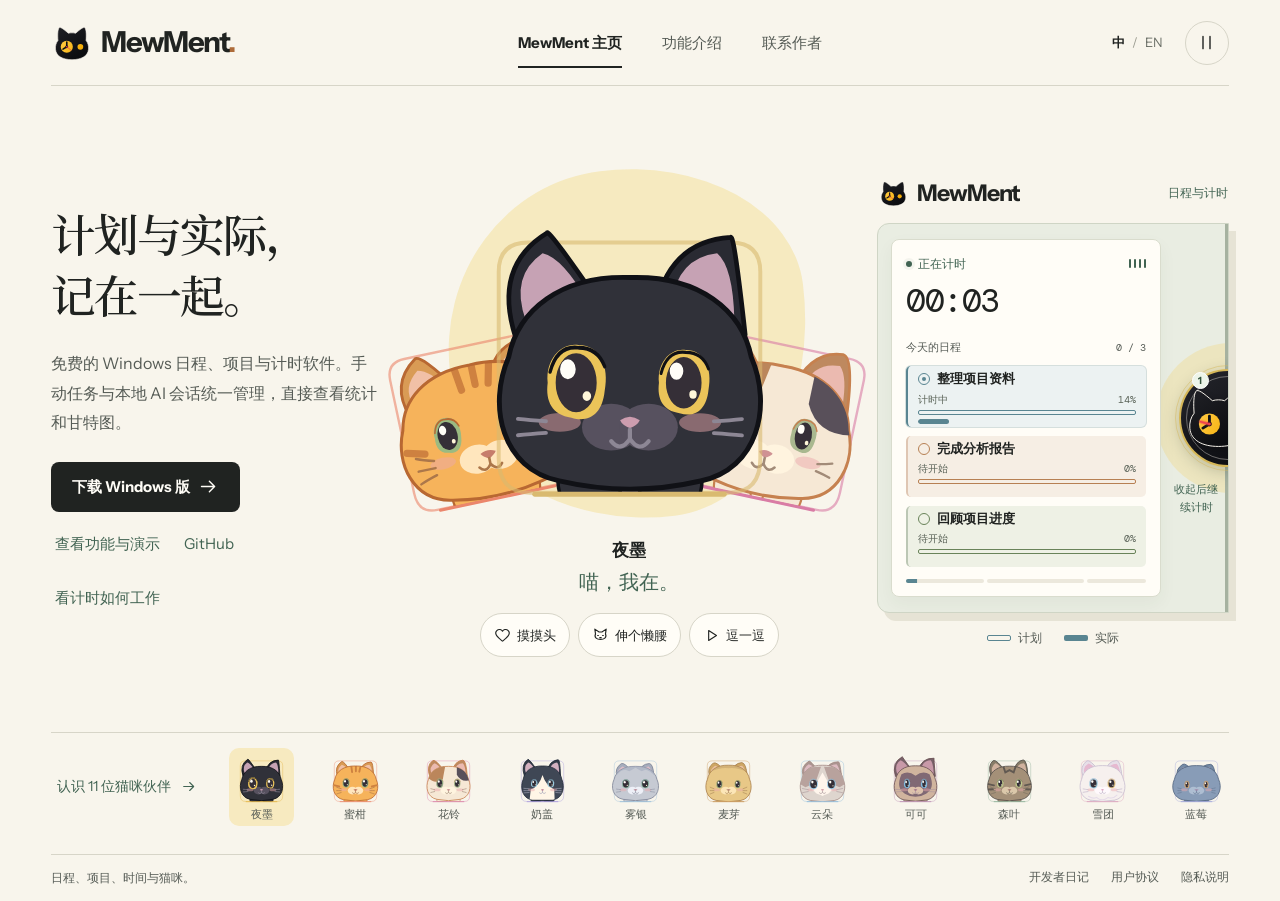
<file: website/index.html>
<!doctype html>
<html lang="zh-CN">
<head>
  <meta charset="utf-8">
  <meta name="viewport" content="width=device-width,initial-scale=1">
  <meta name="theme-color" content="#fffcf2">
  <meta name="description" content="免费的 Windows 日程、项目与计时软件。记录计划和实际用时，关联项目与附件，自动导出甘特图，整理本地 AI 会话。">
  <title>MewMent · 日程、项目与 AI 会话管理</title>
  <link rel="icon" type="image/svg+xml" href="Resource/media/mark.svg">
  <link rel="stylesheet" href="Scripts/fonts.css">
  <link rel="stylesheet" href="Scripts/motion.css">
  <link rel="stylesheet" href="Scripts/website.css">
  <link rel="stylesheet" href="Scripts/website-guide.css">
  <link rel="stylesheet" href="Scripts/website-responsive.css">
  <link rel="stylesheet" href="Scripts/home-preview.css">
  <link rel="stylesheet" href="Scripts/feature-layout.css">
  <link rel="stylesheet" href="Scripts/product-copy.css">
  <link rel="stylesheet" href="Scripts/contact.css">
  <script defer src="Scripts/brand.js"></script>
  <script defer src="Scripts/website-copy.js"></script>
  <script defer src="Scripts/api-guide.js"></script>
  <script defer src="Scripts/guide-ui.js"></script>
  <script defer src="Scripts/legal.js"></script>
  <script defer src="Scripts/public-contact.js"></script>
  <script defer src="Scripts/demo-loader.js"></script>
  <script defer src="Scripts/experience-copy.js"></script>
  <script defer src="Scripts/cat-catalogue.js"></script>
  <script defer src="Scripts/home-preview.js"></script>
  <script defer src="Scripts/home-ui.js"></script>
  <script defer src="Scripts/features-ui.js"></script>
  <script defer src="Scripts/commerce-ui.js"></script>
  <script defer src="Scripts/website.js"></script>
</head>
<body>
  <div id="app"></div>
  <div id="announcer" class="sr-only" aria-live="polite"></div>
  <noscript><p class="no-script">MewMent 的交互体验需要 JavaScript。Please enable JavaScript to explore MewMent.</p></noscript>
</body>
</html>
</file>
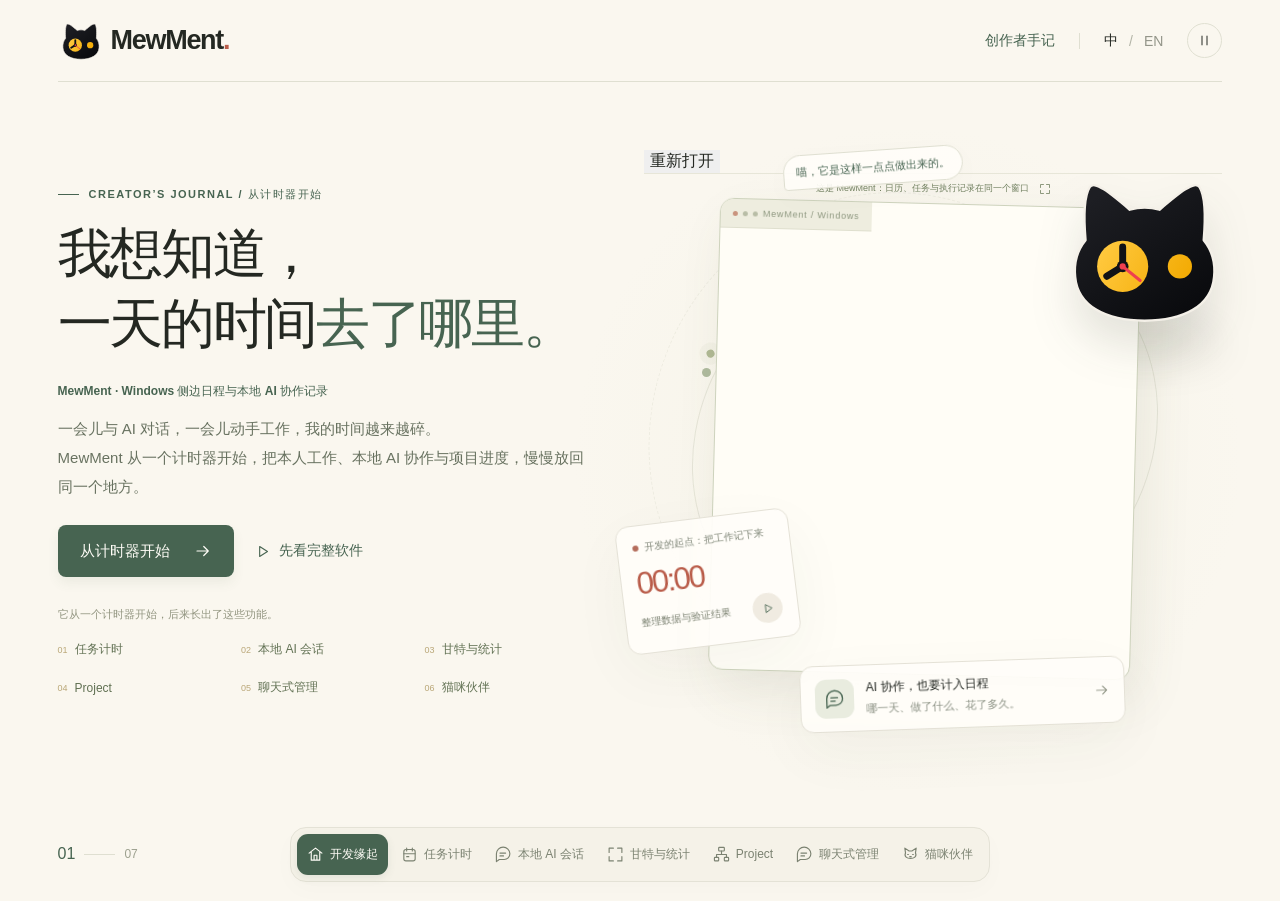
<file: website/diary.html>
<!doctype html>
<html lang="zh-CN">
<head>
  <meta charset="utf-8">
  <meta name="viewport" content="width=device-width,initial-scale=1">
  <meta name="theme-color" content="#faf7ef">
  <meta name="description" content="从一个计时器开始：MewMent 如何把本人工作、本地 AI 协作、甘特与时间统计、Project 和聊天式日程管理放在一起。开发故事与软件演示。">
  <title>MewMent 开发故事 · 计时、日程与本地 AI 协作记录</title>
  <link rel="icon" type="image/svg+xml" href="Resource/media/mark.svg">
  <link rel="stylesheet" href="Scripts/site.css">
  <link rel="stylesheet" href="Scripts/motion.css">
  <link rel="stylesheet" href="Scripts/story.css">
  <script defer src="Scripts/content.js"></script>
  <script defer src="Scripts/narrative.js"></script>
  <script defer src="Scripts/demo-loader.js"></script>
  <script defer src="Scripts/motion.js"></script>
  <script defer src="Scripts/site.js"></script>
</head>
<body>
  <div id="app"></div>
  <div id="announcer" class="sr-only" aria-live="polite"></div>
  <noscript><p class="no-script">MewMent 的交互体验需要 JavaScript。Please enable JavaScript to explore MewMent.</p></noscript>
</body>
</html>
</file>
<file: website/Scripts/fonts.css>
/* OFL fonts, subset from local licensed originals. See Resource/fonts. */
@font-face{font-family:'Mew Serif SC';src:url([data-uri]) format('woff2');font-style:normal;font-weight:550;font-display:swap}
@font-face{font-family:'Mew Display';src:url([data-uri]) format('woff2');font-style:normal;font-weight:400;font-display:swap}
@font-face{font-family:'Mew Sans';src:url([data-uri]) format('woff2');font-style:normal;font-weight:400;font-display:swap}
@font-face{font-family:'Mew Sans';src:url([data-uri]) format('woff2');font-style:normal;font-weight:700;font-display:swap}
@font-face{font-family:'Mew Hand';src:url([data-uri]) format('woff2');font-style:normal;font-weight:400;font-display:swap}
@font-face{font-family:'Mew Mono';src:url([data-uri]) format('woff2');font-style:normal;font-weight:400;font-display:swap}
</file>
<file: website/Scripts/motion.css>
/* Revision 2: twice the home-page tempo, stronger but smooth movement. */
.hero-cat{animation-duration:3s;will-change:transform}
.clock-hand{animation-duration:8s}
.timer-card{animation-duration:3.5s;will-change:transform}
.note-card{animation-duration:4.5s;will-change:transform}
.dot-one{animation-duration:3.5s}
.hero-cat.petted{animation-duration:.4s}
.cat-universe .hero-mark{transform:translate3d(var(--look-x,0px),var(--look-y,0px),0) rotate(var(--look-tilt,0deg));transition:transform .15s ease-out;will-change:transform}
.cat-shadow{animation:shadow-breathe 3s ease-in-out infinite;will-change:transform,opacity}
.hello-bubble{animation:hello-float 3.5s ease-in-out infinite}
.memory-card{animation:memory-float 4s ease-in-out infinite}
.orbit-one{animation:orbit-turn 12s linear infinite}
.orbit-two{animation:orbit-return 16s linear infinite}
.orbit-one:after{content:"";position:absolute;left:18%;top:6%;width:8px;height:8px;border-radius:50%;background:#b0b994;box-shadow:0 0 0 7px #bac29d18}
.orbit-two:after{content:"";position:absolute;right:9%;bottom:18%;width:5px;height:5px;border-radius:50%;background:#c99773}
.pet-spark{position:absolute;z-index:6;left:47%;top:40%;color:#bb7469;font-size:22px;pointer-events:none;animation:pet-spark .85s ease-out both;text-shadow:0 2px 8px #d59a6920}
.pet-spark:nth-child(even){color:#d0a540}
@keyframes cat-breathe{0%,100%{transform:translate3d(0,3px,0) rotate(-1deg)}50%{transform:translate3d(0,-16px,0) rotate(2deg)}}
@keyframes float-card{0%,100%{transform:translate3d(0,0,0) rotate(-7deg)}50%{transform:translate3d(2px,-14px,0) rotate(-3deg)}}
@keyframes note-float{0%,100%{transform:translate3d(0,0,0) rotate(7deg)}50%{transform:translate3d(-3px,10px,0) rotate(3deg)}}
@keyframes shadow-breathe{50%{transform:scale(.88);opacity:.085}}
@keyframes hello-float{0%,100%{transform:translate3d(0,0,0) rotate(-4deg)}50%{transform:translate3d(0,-7px,0) rotate(-1deg)}}
@keyframes memory-float{0%,100%{transform:translate3d(0,0,0) rotate(-2deg)}50%{transform:translate3d(0,-9px,0) rotate(0deg)}}
@keyframes orbit-turn{to{transform:rotate(332deg)}}
@keyframes orbit-return{to{transform:rotate(-340deg)}}
@keyframes pet-spark{0%{transform:translate(0,0) scale(.3);opacity:0}18%{opacity:1}100%{transform:translate(var(--spark-x),var(--spark-y)) scale(1);opacity:0}}
.live-demo{position:relative;display:block;width:100%;height:100%;overflow:hidden;border-radius:10px;background:#faf7ef;isolation:isolate}
.product-live-frame{position:absolute;inset:0;width:100%;height:100%;border:0;opacity:0;transition:opacity .24s ease;background:#faf7ef}
.live-poster{position:absolute;inset:0;width:100%;height:100%;object-fit:contain!important;opacity:.55;filter:blur(2px)}
.live-demo[data-ready=true] .product-live-frame{opacity:1}
.live-demo[data-ready=true] .live-poster,.live-demo[data-ready=true] .demo-loading{display:none}
.demo-loading{position:absolute;left:0;right:0;top:45%;text-align:center;padding:12px;font-size:12px;line-height:1.6;color:#637255;pointer-events:none;background:#faf7efdb}
.live-demo[data-ready=error] .product-live-frame{display:none}
.live-demo[data-ready=error] .live-poster{filter:none;opacity:1}
.live-demo[data-ready=error] .demo-loading{top:auto;bottom:0;font-size:10px}
.cat-window>.live-demo{border-radius:28px;background:transparent}
.cat-window .product-live-frame{pointer-events:none}
.cat-window .live-poster{width:400%!important;height:200%!important;max-width:none!important;object-fit:fill!important;left:var(--poster-x);top:var(--poster-y)}
.cat-window .demo-loading{font-size:10px}
.gallery-image-wrap>.live-demo{border-radius:9px}
.gallery-image-wrap:has(.live-demo){padding:8px}
.gallery-controls .replay-button{width:32px;height:32px;border:1px solid #dfe2d0;border-radius:50%}
html[data-motion=paused] .hero-mark{transform:none!important}
@media(max-width:760px){.hero-cat{animation-name:cat-breathe-mobile}.hello-bubble{animation-name:hello-float-mobile}.orbit-one:after{width:5px;height:5px}.orbit-two:after{width:4px;height:4px}.pet-spark{font-size:17px}.cat-universe{overflow:visible}.gallery-controls{gap:10px}.gallery-controls .replay-button{width:28px;height:28px}}
@keyframes cat-breathe-mobile{0%,100%{transform:translateY(1px) rotate(-1deg)}50%{transform:translateY(-9px) rotate(2deg)}}
@keyframes hello-float-mobile{0%,100%{transform:translateY(0) rotate(-4deg)}50%{transform:translateY(-4px) rotate(-1deg)}}
@media(prefers-reduced-motion:reduce){*,*:before,*:after{animation:none!important;transition:none!important}.cat-universe .hero-mark{transform:none!important}}
</file>
<file: website/Scripts/website.css>
/* MewMent v6: warm paper, ink and sunlight; type establishes hierarchy. */
:root{--paper:#f8f5ec;--white:#fffdf7;--ink:#202321;--muted:#555b55;--green:#416352;--sun:#f2d471;--sun-soft:#f7eac0;--soft:#ece8dc;--line:#d7d5c8;--body:'Mew Sans','Microsoft YaHei','PingFang SC',sans-serif;--display:'Mew Display','Mew Serif SC','Songti SC',serif;--hand:'Mew Hand',KaiTi,STKaiti,serif;--mono:'Mew Mono',Consolas,monospace;color-scheme:light}
*{box-sizing:border-box}html,body{margin:0;height:100%;overflow:hidden}body{background:var(--paper);color:var(--ink);font:16px/1.6 var(--body);-webkit-font-smoothing:antialiased}button,input,select,textarea{font:inherit;color:inherit}button{cursor:pointer;border:0;background:none;line-height:1.4}button:disabled{opacity:.45;cursor:default}button,a{touch-action:manipulation;transition:background .18s,color .18s,transform .18s}button:focus-visible,a:focus-visible,input:focus-visible,select:focus-visible,textarea:focus-visible{outline:3px solid var(--green);outline-offset:4px}a{color:var(--green)}h1,h2,h3,p{margin:0}h1,h2{font-family:var(--display);font-weight:500}h1{font-size:clamp(36px,3.4vw,52px);line-height:1.35;letter-spacing:-.04em}h2{font-size:27px;line-height:1.4}h3{font-size:18px;line-height:1.5}ul{padding-left:1.2em}img{max-width:100%;display:block}.icon{width:21px;height:21px;flex-shrink:0;vertical-align:middle}.sr-only{position:absolute;width:1px;height:1px;padding:0;overflow:hidden;clip:rect(0,0,0,0);white-space:nowrap;border:0}.skip-link{position:fixed;top:8px;left:10px;z-index:100;padding:12px;background:var(--ink);color:var(--white);transform:translateY(-150%)}.skip-link:focus{transform:none}.official-shell{height:100dvh;display:grid;grid-template-rows:86px minmax(0,1fr) 46px;max-width:1760px;margin:auto;padding:0 4vw}.official-header{display:flex;align-items:center;justify-content:space-between;gap:24px;border-bottom:1px solid var(--line)}.wordmark{display:flex;align-items:center;gap:8px;padding:0;font-size:29px;letter-spacing:-1.6px;font-weight:700;white-space:nowrap}.wordmark img{width:42px;height:42px}.brand-dot{color:#ad6b39}.primary-nav{display:flex;gap:clamp(12px,2.5vw,38px);align-self:stretch}.primary-nav button{padding:0 4px;position:relative;font-size:15px;white-space:nowrap;color:var(--muted)}.primary-nav button:after{content:'';position:absolute;left:4px;right:4px;bottom:17px;height:2px;background:var(--ink);transform:scaleX(0);transition:transform .2s}.primary-nav button[aria-current=page]{color:var(--ink);font-weight:700}.primary-nav button[aria-current=page]:after,.primary-nav button:hover:after{transform:scaleX(1)}.header-tools{display:flex;align-items:center;gap:16px}.language-switch{display:flex;gap:7px;align-items:center;font-size:13px;min-height:44px;white-space:nowrap}.language-switch span{color:#6c7068}.language-switch .active{color:var(--ink);font-weight:700}.language-switch i{font-style:normal;color:#9a9b90}.motion-switch,.icon-button{width:44px;height:44px;display:grid;place-items:center;border:1px solid var(--line);border-radius:50%;flex-shrink:0}.motion-switch:hover,.icon-button:hover{background:var(--sun-soft)}.official-main{min-height:0;padding:24px 0;outline:none}.official-footer{border-top:1px solid var(--line);display:flex;justify-content:space-between;align-items:center;gap:20px;font-size:12px;color:var(--muted)}.official-footer>div{display:flex;gap:22px}.official-footer button{font-size:12px;min-height:40px;padding:0}.official-footer button:hover{text-decoration:underline;text-underline-offset:4px}.primary-button{display:inline-flex;align-items:center;justify-content:center;gap:16px;min-height:50px;background:var(--ink);color:var(--white);border-radius:8px;padding:13px 21px;font-weight:700;font-size:15px}.primary-button:hover{background:var(--green);transform:translateY(-2px)}.text-button{display:inline-flex;align-items:center;gap:12px;min-height:44px;color:var(--green);font-size:15px;text-decoration:none;padding:8px 0}.text-button:hover{text-decoration:underline;text-underline-offset:5px}.product-category{font-size:13px;color:var(--green);margin-bottom:18px}.no-script{padding:40px}
/* An interactive day and a companion to share it. */
.home-view{height:100%;display:grid;grid-template-columns:minmax(220px,.92fr) minmax(280px,1.2fr) minmax(280px,.98fr);grid-template-rows:minmax(0,1fr) 98px;column-gap:2.8%;row-gap:16px;align-items:center}.home-copy{align-self:center;z-index:1}.home-copy h1{font-size:clamp(38px,3.75vw,64px);line-height:1.48;letter-spacing:-.055em;white-space:nowrap}.home-copy>p{font-size:18px;line-height:1.8;color:var(--green);margin:22px 0 27px}.home-links{display:flex;align-items:flex-start;flex-direction:column;gap:10px}.home-links .text-button{margin-left:4px}.home-cats{height:100%;min-height:0;display:flex;flex-direction:column;justify-content:center;position:relative}.cat-stage{height:clamp(240px,28vw,390px);max-height:calc(100% - 114px);position:relative;min-height:200px}.cat-sunlight{position:absolute;width:84%;aspect-ratio:1;max-height:98%;left:8%;top:0;background:var(--sun);border-radius:48% 52% 43% 57%/52% 39% 61% 48%;transform:rotate(-7deg);opacity:.36;animation:sunlight 6s ease-in-out infinite}.hero-live{position:absolute;width:76%;aspect-ratio:1;max-height:100%;left:12%;bottom:0;display:grid;place-items:center;z-index:2;pointer-events:none}.hero-live .live-demo{background:transparent;border-radius:0;box-shadow:none}.hero-live .product-live-frame{background:transparent}.cat-neighbor{position:absolute;width:47%;bottom:2%;z-index:1;animation:neighbor-breathe 3.2s ease-in-out infinite}.neighbor-left{left:-8%;transform:rotate(-12deg);animation-delay:-1s}.neighbor-right{right:-7%;transform:rotate(12deg);animation-delay:-2s}.cat-greeting{text-align:center;margin:10px 0 14px;position:relative;z-index:3}.cat-greeting strong{font-size:17px;font-weight:700;display:block;margin-bottom:5px}.cat-greeting span{font:19px/1.5 var(--hand);color:var(--green)}.cat-actions{display:flex;justify-content:center;gap:8px}.cat-actions button{min-height:44px;display:flex;align-items:center;justify-content:center;gap:6px;border:1px solid var(--line);border-radius:22px;background:var(--white);font-size:13px;padding:8px 13px;white-space:nowrap}.cat-actions button:hover{background:var(--sun);transform:translateY(-3px)}.cat-actions .icon{width:17px;height:17px}.home-cat-dock{grid-column:1/-1;display:flex;align-items:center;gap:26px;border-top:1px solid var(--line);height:100%;padding-top:10px}.gallery-link{display:flex;align-items:center;gap:10px;font-size:14px;white-space:nowrap;color:var(--green)}.gallery-link .icon{width:16px}.cat-picker{display:flex;justify-content:space-between;flex:1;gap:6px;min-width:0}.cat-picker button{border-radius:10px;min-width:44px;width:65px;height:78px;display:flex;align-items:center;flex-direction:column;justify-content:center}.cat-picker img{width:55px;height:55px;transition:transform .2s}.cat-picker span{font-size:11px;color:var(--muted);line-height:1.1}.cat-picker button[aria-pressed=true]{background:var(--sun-soft)}.cat-picker button:hover img{transform:translateY(-5px) rotate(-7deg)}.home-pane-switch{display:none}
/* Clear feature navigation and proportionate native interface canvases. */
.features-view{display:grid;grid-template-columns:208px minmax(0,1fr);height:100%;gap:30px}.setup-link{display:flex;align-items:center;gap:14px;min-height:44px;font-size:14px;color:var(--green);border-bottom:1px solid var(--green);text-align:left;padding:7px 0}.setup-link .icon{width:17px}.live-demo{border-radius:10px;background:var(--white);box-shadow:0 14px 40px #222b2012;position:relative;overflow:hidden;max-width:100%;max-height:100%}.live-poster{filter:none;opacity:1;object-fit:contain!important}.demo-failure{position:absolute;left:0;right:0;bottom:0;display:flex;align-items:center;justify-content:center;gap:16px;background:#fffdf7f5;font-size:14px;padding:15px;z-index:3}.demo-failure[hidden]{display:none}.demo-failure button{border:1px solid var(--green);border-radius:6px;min-height:40px;padding:7px 12px;color:var(--green)}.cat-gallery-intro{display:flex;justify-content:space-between;align-items:center;gap:20px;margin:22px 0 14px}.cat-gallery-intro h2{font-size:22px}.cat-gallery-intro p{font-size:13px;color:var(--muted)}.cat-gallery{display:grid;grid-template-columns:repeat(4,minmax(0,1fr));gap:12px}.cat-portrait{background:color-mix(in srgb,var(--cat-color) 8%,var(--white));border:1px solid var(--line);border-radius:18px;padding:8px 12px 15px;display:flex;align-items:center;flex-direction:column;gap:3px}.cat-portrait img{width:100%;max-width:185px;transition:transform .22s}.cat-portrait strong{font-size:17px}.cat-portrait span{font-size:12px;color:var(--muted)}.cat-portrait:hover img{transform:translateY(-6px) rotate(-3deg)}.cat-portrait[aria-pressed=true]{border:2px solid var(--green);padding:7px 11px 14px}.integration-view,.mcp-view{width:100%;max-width:700px;max-height:100%;overflow:auto;scrollbar-width:thin;padding:26px;background:var(--white);border:1px solid var(--line);border-radius:16px;font-size:14px}.integration-project{display:flex;align-items:center;justify-content:center;gap:15px;padding:18px;background:var(--ink);color:var(--white);border-radius:9px;font-size:18px}.integration-connect{width:1px;height:30px;background:var(--line);margin:auto}.integration-phases{display:flex;gap:8px}.integration-phases button{flex:1;font-size:13px;min-height:45px;background:var(--soft);border-radius:8px;padding:8px}.integration-phases button[aria-pressed=true]{background:var(--sun);font-weight:700}.integration-detail{margin-top:24px;display:grid;grid-template-columns:1fr 1fr;gap:14px}.integration-tasks,.integration-files{border:1px solid var(--line);border-radius:8px;padding:13px}.integration-detail .icon{width:16px;height:16px;color:var(--green)}.integration-detail div>div{display:flex;gap:8px;align-items:center;min-height:45px;font-size:12px}.integration-task-status{margin-left:auto}.integration-files>strong{font-size:12px}.integration-view>p{font-size:12px;color:var(--muted);margin-top:22px}.mcp-view h2{font-size:25px}.mcp-flow{display:flex;gap:10px;justify-content:space-between;position:relative;margin:30px 0}.mcp-flow:before{content:'';position:absolute;left:15%;right:15%;top:24px;border-top:1px dashed var(--green)}.mcp-flow>div{flex:1;position:relative;text-align:center}.mcp-node{display:grid;place-items:center;width:50px;height:50px;border-radius:50%;border:1px solid var(--green);margin:0 auto 12px;background:var(--paper)}.mcp-flow p{font-size:13px}.mcp-view blockquote{margin:0;background:var(--sun-soft);padding:20px;border-radius:10px;font:20px/1.8 var(--display)}.mcp-note{color:var(--muted);font-size:13px;line-height:1.8;margin-top:24px}
/* Commerce remains readable, with no invented checkout or contact. */
.section-2{display:grid;grid-template-columns:minmax(260px,.78fr) minmax(0,1.5fr);gap:7%}.section-heading{overflow:auto;min-height:0;scrollbar-width:thin}.section-heading>p:not(.product-category){font-size:17px;line-height:1.85;color:var(--muted);margin-top:22px;max-width:30em}.section-heading h1{font-size:clamp(34px,3.4vw,52px)}.commerce-cat{display:flex;align-items:center;gap:6px;margin-top:20px}.commerce-cat img{width:145px;transform:rotate(-7deg)}.commerce-cat p{max-width:170px;font:18px/1.7 var(--hand);color:var(--green)}.contact-workspace{overflow:auto;min-height:0;padding:2px 4px 15px;scrollbar-width:thin}.contact-letter{position:relative;background:var(--white);padding:30px;border:1px solid var(--line);border-radius:8px}.letter-stamp{position:absolute;right:22px;top:20px;width:62px;padding:3px;border:1px dashed #a89e87;transform:rotate(8deg)}.letter-stamp svg{display:block;width:100%}.contact-letter h2{margin-bottom:26px;font-size:29px;padding-right:75px}.contact-letter>p{font-size:14px;line-height:1.85;color:var(--muted)}.feedback-tips{padding:28px 0 0}.feedback-tips h2{font-size:24px}.feedback-tips ul{font-size:14px;line-height:1.9;color:var(--muted);margin:18px 0}.feedback-tips .primary-button{font-size:14px}.contact-privacy{font-size:12px;color:var(--muted);margin-top:16px}.feedback-fallback{width:100%;min-height:170px;background:var(--paper);border:1px solid var(--line);padding:15px;font-size:14px;margin-top:14px}
/* Focused readers stay within the window. */
.official-dialog{margin:auto;width:min(1180px,94vw);height:min(850px,92dvh);max-width:none;max-height:none;border:1px solid var(--line);border-radius:17px;background:var(--paper);color:var(--ink);padding:26px;overflow:hidden;box-shadow:0 20px 100px #17201640}.official-dialog[open]{display:flex;flex-direction:column}.official-dialog::backdrop{background:#20272160;backdrop-filter:blur(6px)}.dialog-heading{display:flex;align-items:center;justify-content:space-between;gap:20px;border-bottom:1px solid var(--line);padding-bottom:18px;margin-bottom:22px;flex-shrink:0}.dialog-heading h2{font-family:var(--body);font-size:19px;font-weight:700;line-height:1.5}.dialog-tools{display:flex;align-items:center;gap:15px}.dialog-tools>button{min-height:44px;font-size:14px;white-space:nowrap}.dialog-product,.dialog-api-native{width:max-content;max-width:95vw;height:94dvh}.large-product{width:min(1150px,88vw);flex:1;min-height:0;display:grid;place-items:center}.dialog-product .live-demo,.dialog-api-native .live-demo{box-shadow:none}.gallery-reader{min-height:0;overflow:auto;scrollbar-width:thin;padding:0 10px 20px 0}.dialog-cats .cat-gallery{grid-template-columns:repeat(6,minmax(0,1fr))}.diary-frame{flex:1;width:100%;min-height:0;border:0}.legal-layout{display:grid;grid-template-columns:260px minmax(0,1fr);gap:28px;min-height:0;flex:1}.legal-intro{flex-shrink:0}.legal-intro>span{font-size:12px;color:var(--green)}.legal-intro>p{font-size:14px;line-height:1.8;color:var(--muted);margin:8px 0}.legal-intro>div{display:flex;gap:22px;flex-wrap:wrap;margin:15px 0 24px}.legal-intro>div>span{display:flex;align-items:center;gap:6px;color:var(--green);font-size:12px}.legal-intro .icon{width:15px;height:15px}.legal-toc{overflow:auto;min-height:0;display:flex;flex-direction:column;gap:5px;scrollbar-width:thin;padding-right:8px}.legal-toc button{min-height:42px;font-size:14px;text-align:left;border-radius:8px;padding:10px 12px}.legal-toc .active{background:var(--sun-soft);font-weight:700}.legal-article{overflow:auto;min-height:0;padding:2px 14px 16px 0;scrollbar-width:thin}.legal-article h3{font:27px/1.5 var(--display);margin-bottom:20px}.legal-article p{font-size:16px;line-height:1.9;margin-bottom:18px;color:var(--muted)}.mobile-legal-select{display:none}
@keyframes sunlight{50%{transform:rotate(7deg) scale(.96)}}@keyframes neighbor-breathe{50%{translate:0 -10px}}html[data-motion=paused] *,html[data-motion=paused] *:before,html[data-motion=paused] *:after{animation-play-state:paused!important;transition:none!important}

.workflow-media{display:block;position:relative;max-width:100%;max-height:100%;border-radius:10px;overflow:hidden;box-shadow:0 14px 40px #222b2012}.workflow-media img{display:block;width:100%;height:100%;object-fit:contain}
.hero-live .product-live-frame{transition:none}
.cat-portrait img{height:auto;aspect-ratio:1}
</file>
<file: website/Scripts/website-guide.css>
/* Full-width reading or native demo; no clipped miniature instruction pane. */
.guide-workspace{display:flex;flex-direction:column;min-height:0;flex:1}.api-heading{display:flex;justify-content:space-between;align-items:center;gap:26px;flex-shrink:0}.api-heading>p{font-size:14px;line-height:1.8;color:var(--muted);max-width:730px}.guide-download{font-size:13px;text-decoration:none;display:flex;align-items:center;gap:8px;min-height:44px;white-space:nowrap}.guide-download:hover{text-decoration:underline}.guide-download .icon{width:17px}.api-toolbar{margin:17px 0 20px;flex-shrink:0}.api-tabs{display:flex;gap:30px;border-bottom:1px solid var(--line)}.api-tabs button{border-bottom:2px solid transparent;min-height:44px;padding:8px 0;font-size:15px;color:var(--muted)}.api-tabs .active{border-color:var(--green);color:var(--green);font-weight:700}.api-content{flex:1;min-height:0;overflow:hidden}.guide-tab-0{display:grid;grid-template-columns:215px minmax(0,1fr);grid-template-rows:42px minmax(0,1fr);gap:18px 30px}.guide-steps{grid-column:1;grid-row:1/3;display:flex;flex-direction:column;gap:7px;overflow:auto;scrollbar-width:thin;padding:2px 8px 4px 2px}.guide-steps button{display:flex;align-items:center;gap:11px;text-align:left;min-height:48px;border-radius:8px;font-size:14px;padding:10px;min-width:0}.guide-steps button>span{display:grid;place-items:center;width:25px;height:25px;border-radius:50%;background:var(--soft);font-size:12px;flex-shrink:0;font-weight:700}.guide-steps strong{font-weight:400;line-height:1.5}.guide-steps .active{background:var(--sun-soft)}.guide-steps .active strong{font-weight:700}.guide-steps .active>span{background:var(--ink);color:var(--sun)}.guide-steps button:hover{background:var(--soft)}.mobile-step-bar{grid-column:2;grid-row:1;display:flex;align-items:center;justify-content:space-between;border-bottom:1px solid var(--line)}.mobile-step-bar>label{display:none}.mobile-guide-toggle{display:flex;gap:24px}.mobile-guide-toggle button{font-size:14px;min-height:41px;padding:7px 0;border-bottom:2px solid transparent}.mobile-guide-toggle [aria-pressed=true]{color:var(--green);border-color:var(--green);font-weight:700}.guide-step-copy,.guide-demonstration{grid-row:2;grid-column:2;min-height:0}.guide-step-copy[data-active=false],.guide-demonstration[data-active=false]{display:none}.guide-step-copy{overflow:auto;scrollbar-width:thin;padding:12px 18px 20px 2px}.step-counter{font-size:13px;color:var(--green)}.step-title h2{font-size:29px;line-height:1.5;margin-top:12px}.step-reading{max-width:740px;margin-top:20px}.step-reading>p{font-size:17px;line-height:1.9;color:var(--muted)}.step-reading ul{font-size:15px;line-height:1.9;padding-left:19px;margin:22px 0}.step-reading li+li{margin-top:13px}.step-reading li::marker{color:var(--green)}.step-reading .guide-reference-note{font-size:14px;line-height:1.85;border-left:3px solid var(--green);padding:4px 0 4px 16px;margin-top:23px}.guide-step-navigation{display:flex;align-items:center;justify-content:space-between;border-top:1px solid var(--line);gap:20px;padding-top:16px;margin-top:26px}.guide-step-navigation button{display:flex;align-items:center;gap:12px;min-height:44px;padding:8px 0;font-size:14px}.guide-step-navigation button:last-child:not(:disabled){background:var(--ink);color:var(--paper);border-radius:8px;padding:8px 16px}.guide-step-navigation .icon{width:17px;height:17px}.guide-demonstration{display:flex;flex-direction:column;gap:8px;overflow:hidden}.guide-demo-top{display:flex;align-items:center;justify-content:space-between;gap:12px;flex-shrink:0}.guide-demo-top strong{font-size:14px;font-weight:500}.guide-demo-top .icon-button{width:34px;height:34px}.native-api-frame{flex:1;min-height:0;display:grid;place-items:center;position:relative}.guide-demo-bottom{flex-shrink:0}.guide-demo-controls{display:flex;justify-content:space-between;align-items:center;gap:10px}.guide-demo-controls button{display:flex;gap:6px;align-items:center;font-size:13px;min-height:40px;padding:8px 0}.guide-demo-controls button:last-child{width:40px;justify-content:center}.guide-demo-controls .icon{width:16px;height:16px}.guide-demo-status{font-size:12px;color:var(--muted);text-align:right}.guide-demo-progress{display:flex;gap:5px;margin-bottom:8px}.guide-demo-progress i{height:3px;border-radius:4px;background:var(--line);flex:1;transition:background .2s}.guide-demo-progress i.active{background:var(--green)}.demo-no-network{font-size:12px;line-height:1.65;color:var(--muted)}.guide-demonstration[data-config=false] .guide-demo-bottom{display:none}.mobile-faq-select{display:none}.guide-tab-1{display:grid;grid-template-columns:1.1fr 1fr;gap:28px}.api-fields-main,.api-example{overflow:auto;min-height:0;scrollbar-width:thin}.api-fields-main{padding-right:8px}.api-fields-main h2{font-size:25px}.protocol-tabs{display:flex;flex-wrap:wrap;gap:8px;margin:16px 0}.protocol-tabs button{border:1px solid #929185;border-radius:7px;padding:8px 12px;min-height:44px;font-size:13px;line-height:1.5}.protocol-tabs button.active{background:var(--ink);color:var(--paper);font-weight:700;border-color:var(--ink)}.api-field-list{margin:0}.api-field-list>div{display:grid;grid-template-columns:130px minmax(0,1fr);gap:20px;border-bottom:1px solid var(--line);padding:16px 0}.api-field-list dt{font-size:15px;font-weight:700;line-height:1.7}.api-field-list dd{font-size:14px;line-height:1.85;margin:0;color:var(--muted)}.api-example{padding:24px;background:var(--white);border:1px solid var(--line);border-radius:12px}.api-example .eyebrow{font-size:14px;color:var(--green);margin-bottom:18px;display:block}.api-example h3{font-size:18px;line-height:1.5}.endpoint-result{display:block;margin-top:12px;font-size:14px;line-height:1.8;color:var(--green);overflow-wrap:anywhere}.api-example pre{font:13px/1.8 var(--mono);background:var(--soft);padding:16px;border-radius:8px;margin:16px 0 4px;white-space:pre-wrap;overflow-wrap:anywhere}.api-example>p{font-size:14px;line-height:1.85;color:var(--muted);margin-top:16px}.key-storage-note{font-size:14px;line-height:1.85;border-left:3px solid var(--green);padding-left:16px;margin-top:20px;color:var(--muted)}.guide-tab-2{display:grid;grid-template-columns:minmax(0,.8fr) minmax(0,1.4fr);gap:32px}.faq-list,.faq-answer{overflow:auto;min-height:0;scrollbar-width:thin}.faq-list{display:flex;flex-direction:column;gap:8px;padding:2px 8px 2px 0}.faq-list button{padding:14px 16px;border-radius:8px;font-size:15px;line-height:1.6;text-align:left;display:flex;align-items:center;justify-content:space-between;gap:16px;min-height:52px}.faq-list .active{background:var(--sun-soft);font-weight:700}.faq-list .icon{width:18px}.faq-answer{padding:25px;background:var(--white);border:1px solid var(--line);border-radius:12px}.faq-answer h2{font-size:27px;line-height:1.5}.faq-answer>p{font-size:16px;line-height:1.9;margin-top:20px;color:var(--muted)}.guide-related{margin-top:28px;padding-top:24px;border-top:1px solid var(--line)}.guide-related h3{font-size:17px;margin-bottom:10px}.guide-related p{font-size:14px;line-height:1.85;color:var(--muted)}.guide-related h3:not(:first-child){margin-top:24px}
@media(max-width:760px){.api-heading>p{display:none}.api-heading{justify-content:flex-end}.guide-download{font-size:12px;min-height:30px}.api-toolbar{margin:7px 0 16px}.api-tabs{gap:22px}.api-tabs button{font-size:13px}.guide-tab-0{grid-template-columns:1fr;grid-template-rows:auto minmax(0,1fr);gap:15px}.guide-steps{display:none}.mobile-step-bar{grid-column:1;display:block;border:0}.mobile-step-bar>label{display:flex;flex-direction:column;font-size:12px;gap:7px;color:var(--muted)}.mobile-step-bar select,.mobile-faq-select select{width:100%;background:var(--white);border:1px solid var(--line);border-radius:6px;padding:9px 10px;font-size:14px;min-height:43px}.mobile-guide-toggle{margin-top:9px;border-bottom:1px solid var(--line)}.mobile-guide-toggle button{font-size:13px;min-height:38px}.guide-step-copy,.guide-demonstration{grid-column:1}.guide-step-copy{padding:3px 8px 18px 0}.step-title h2{font-size:25px;line-height:1.5;margin-top:10px}.step-counter{font-size:12px}.step-reading{margin-top:17px}.step-reading>p{font-size:16px;line-height:1.9}.step-reading ul{font-size:14px;margin:20px 0}.step-reading .guide-reference-note{font-size:14px;line-height:1.8;padding-left:13px}.guide-step-navigation{margin-top:23px;gap:12px}.guide-step-navigation button{font-size:13px}.guide-demo-top strong{font-size:13px}.guide-demo-status{font-size:11px}.guide-demo-controls button{font-size:12px}.demo-no-network{font-size:11px}.guide-tab-1{display:block;overflow:auto;scrollbar-width:thin}.api-fields-main,.api-example{overflow:visible}.api-fields-main h2{font-size:24px}.api-field-list>div{grid-template-columns:1fr;gap:5px;padding:15px 0}.api-field-list dd{font-size:14px}.api-example{margin-top:24px;padding:20px}.guide-tab-2{grid-template-columns:1fr;grid-template-rows:auto minmax(0,1fr);gap:18px}.faq-list{display:none}.mobile-faq-select{display:flex;flex-direction:column;font-size:12px;gap:7px}.faq-answer{padding:18px}.faq-answer h2{font-size:24px}.faq-answer>p{font-size:15px;line-height:1.9}.guide-related p{font-size:14px;line-height:1.8}.dialog-guide .dialog-heading{margin-bottom:10px}}

@media(min-width:761px){.dialog-guide .api-heading{position:absolute;top:26px;right:178px}.dialog-guide .dialog-heading{margin-bottom:14px}.api-toolbar{margin:0 0 16px}.guide-tab-0{grid-template-rows:40px minmax(0,1fr)}.guide-step-copy{padding-top:4px}.step-title h2{font-size:27px;margin-top:8px}.step-reading{margin-top:16px}.step-reading>p{font-size:16px;line-height:1.85}.step-reading ul{font-size:14px;line-height:1.8;margin:18px 0}.step-reading li+li{margin-top:10px}.step-reading .guide-reference-note{margin-top:18px}.guide-step-navigation{margin-top:19px;padding-top:12px}}

.guide-step-copy{padding-bottom:16px}
</file>
<file: website/Scripts/website-responsive.css>
/* Layout is recomposed on smaller screens, never globally scaled down. */
@media(min-width:1500px){.home-view{column-gap:4%}.cat-stage{height:390px}}
@media(max-width:1150px) and (min-width:761px){.official-shell{padding:0 28px}.home-view{grid-template-columns:.82fr 1.1fr 1fr;column-gap:2%}.home-copy h1{font-size:36px}.home-copy>p{font-size:16px}.home-links .primary-button{font-size:13px;padding:12px 15px}.home-links .text-button{font-size:13px}.cat-actions{gap:4px}.cat-actions button{font-size:11px;padding:8px}.cat-greeting span{font-size:16px}.gallery-link{max-width:125px;white-space:normal;font-size:12px}.cat-picker button{height:68px}.cat-picker img{width:45px;height:45px}.setup-link{grid-column:1;grid-row:2;align-self:start;font-size:13px}.section-2{gap:4%;grid-template-columns:.8fr 1.3fr}}
@media(max-height:740px) and (min-width:761px){.official-shell{grid-template-rows:74px minmax(0,1fr) 40px}.official-main{padding:20px 0}.home-view{grid-template-rows:minmax(0,1fr) 82px;row-gap:10px}.cat-picker button{height:68px}.cat-picker img{width:46px;height:46px}.cat-stage{height:265px;min-height:180px}.cat-greeting{margin:4px 0 10px}.cat-greeting span{font-size:17px}.commerce-cat img{width:110px}}
@media(max-width:760px){
 .official-shell{grid-template-rows:116px minmax(0,1fr) 44px;padding:0 20px}.official-header{flex-wrap:wrap;gap:0;align-content:center;position:relative}.wordmark{font-size:26px;height:61px}.wordmark img{width:35px;height:35px}.header-tools{margin-left:auto;gap:12px}.motion-switch{width:35px;height:35px}.primary-nav{order:3;width:100%;height:49px;gap:0;justify-content:space-between}.primary-nav button{font-size:13px;min-height:44px;padding:0 2px}.primary-nav button:after{bottom:4px;left:0;right:0}.official-main{padding:16px 0;overflow:hidden}.official-footer{font-size:10px;gap:5px}.official-footer>span{display:none}.official-footer>div{width:100%;justify-content:space-between;gap:12px}.official-footer button{font-size:11px}.home-view{grid-template-columns:1fr;grid-template-rows:auto 40px minmax(0,1fr) 68px;gap:7px;align-items:stretch}.home-copy{align-self:start}.home-copy h1{font-size:clamp(30px,7.7vw,40px);line-height:1.3;white-space:normal}.home-copy h1 br{display:none}.home-copy>p{font-size:14px;margin:10px 0 0}.home-links{display:none}.home-pane-switch{display:flex;gap:22px;align-items:center;margin-top:4px}.home-pane-switch button{font-size:12px;min-height:36px;border-bottom:2px solid transparent;padding:0 2px}.home-pane-switch button[aria-pressed=true]{border-color:var(--green);font-weight:700;color:var(--green)}.home-cats{grid-row:3;grid-column:1;display:flex;min-height:0;height:100%;justify-content:center}.home-view[data-home-pane="1"] .home-cats{display:none}.cat-stage{min-height:90px;height:100%;max-height:calc(100% - 101px);width:100%;max-width:370px;margin:0 auto}.cat-sunlight{width:65%;left:18%;height:95%;aspect-ratio:auto}.hero-live{width:auto;height:100%;left:50%;transform:translateX(-50%);max-height:290px;aspect-ratio:1}.cat-neighbor{width:41%;max-height:75%;object-fit:contain;bottom:6%}.neighbor-left{left:-1%}.neighbor-right{right:-1%}.cat-greeting{margin:4px 0 9px}.cat-greeting strong{font-size:14px;margin-bottom:2px}.cat-greeting span{font-size:17px}.cat-actions{gap:8px}.cat-actions button{font-size:12px;min-height:40px;padding:8px 14px}.home-cat-dock{grid-row:4;grid-column:1;gap:8px;position:relative;min-width:0;padding-top:3px}.gallery-link{display:none}.cat-picker{overflow-x:auto;justify-content:flex-start;scrollbar-width:thin;gap:3px;padding-bottom:2px}.cat-picker button{flex-shrink:0;width:51px;height:58px;min-width:46px}.cat-picker img{width:41px;height:41px}.cat-picker span{font-size:10px}.setup-link{font-size:14px}.cat-portrait{padding:5px 8px 13px}.cat-portrait strong{font-size:15px}.cat-portrait span{font-size:11px}.integration-view,.mcp-view{padding:16px}.integration-project{font-size:16px;padding:14px}.integration-detail{grid-template-columns:1fr;margin-top:15px;gap:10px}.integration-tasks,.integration-files{padding:9px 12px}.integration-detail div>div{min-height:36px}.integration-view>p{margin-top:12px}.mcp-view h2{font-size:23px}.mcp-flow{margin:22px 0}.mcp-flow p{font-size:12px}.mcp-view blockquote{font-size:18px;padding:16px}.mcp-note{font-size:13px;margin-top:18px}
 .section-2{display:block;overflow:auto;scrollbar-width:thin}.section-heading{overflow:visible}.section-heading h1{font-size:33px}.section-heading h1 br{display:none}.section-heading>p:not(.product-category){font-size:15px;line-height:1.8;margin-top:15px}.section-heading .product-category{display:none}.contact-heading .commerce-cat{display:none}.contact-heading>.text-button{margin:14px 0;font-size:14px}.contact-letter{padding:22px}.contact-letter h2{font-size:24px}.contact-workspace{overflow:visible;padding-bottom:16px}.feedback-tips{padding-top:24px}
 .official-dialog{width:calc(100vw - 20px);height:calc(100dvh - 20px);padding:18px;border-radius:12px}.dialog-heading{gap:10px;margin-bottom:18px;padding-bottom:12px}.dialog-heading h2{font-size:16px}.dialog-tools{gap:9px}.dialog-tools>button{font-size:12px}.dialog-tools .icon-button{width:35px;height:35px}.dialog-product,.dialog-api-native{height:calc(100dvh - 20px)}.large-product{width:100%;min-width:0}.dialog-cats .cat-gallery{grid-template-columns:repeat(2,1fr);gap:10px}.cat-gallery-intro{display:block;margin:0 0 20px}.cat-gallery-intro h2{font-size:24px}.cat-gallery-intro p{font-size:13px;line-height:1.7;margin-top:10px}.legal-intro>div{gap:8px;margin-bottom:15px}.legal-intro>p{font-size:12px}.legal-intro>div>span{font-size:11px}.legal-layout{grid-template-columns:1fr;grid-template-rows:auto minmax(0,1fr);gap:18px}.legal-toc{display:none}.mobile-legal-select{display:flex;flex-direction:column;gap:7px;font-size:12px;color:var(--muted)}.mobile-legal-select select{padding:10px;background:var(--white);border:1px solid var(--line);font-size:14px;border-radius:6px}.legal-article h3{font-size:24px}.legal-article p{font-size:15px;line-height:1.9}.legal-intro>span{font-size:11px}
}
@media(max-width:760px) and (max-height:740px){.official-shell{grid-template-rows:105px minmax(0,1fr) 38px}.official-main{padding:12px 0}.home-view{grid-template-rows:auto 35px minmax(0,1fr) 60px;gap:4px}.home-copy h1{font-size:30px;line-height:1.3}.home-copy>p{font-size:13px;margin-top:5px}.cat-greeting span{font-size:16px}.cat-greeting strong{font-size:13px}.cat-actions button{min-height:36px;padding:6px 11px}.cat-stage{max-height:calc(100% - 87px)}.cat-greeting{margin:3px 0 6px}.home-cat-dock{padding-top:1px}}
@media(prefers-reduced-motion:reduce){*,*:before,*:after{animation:none!important;transition:none!important}}
@media(max-width:760px){.home-view{grid-template-columns:minmax(0,1fr)}.home-view>*{min-width:0}.cat-actions{gap:5px}.cat-actions button{flex:1;min-width:0;white-space:normal;font-size:12px;padding:7px 8px}.neighbor-left{left:4%}.neighbor-right{right:4%}.cat-neighbor{width:38%}html[lang=en] .home-copy h1 br{display:block}html[lang=en] .cat-actions button{font-size:11px;padding:7px 6px}html[lang=en] .cat-actions .icon{width:15px;height:15px}}
</file>
<file: website/Scripts/home-preview.css>
/* A miniature desktop: a recording window, with the collapsed cat at its edge. */
.home-preview{align-self:center;min-width:0;width:100%;max-height:100%;position:relative;outline:none}
.preview-brand{display:flex;align-items:center;gap:8px;margin:0 1px 14px}
.preview-brand img{width:31px;height:31px}.preview-brand strong{font-size:23px;line-height:1;letter-spacing:-1px}.preview-brand>span{margin-left:auto;color:var(--green);font-size:12px}
.preview-screen{height:390px;position:relative;overflow:hidden;border-radius:12px 0 0 12px;background:#e9ede2;border:1px solid #cfd5c5;box-shadow:7px 8px 0 #e6e3d5}
.preview-screen:before{content:'';position:absolute;width:150px;height:150px;border-radius:50%;right:-78px;top:calc(50% - 75px);background:#f0db9270}
.preview-app{position:absolute;inset:15px 67px 15px 13px;padding:16px 14px 13px;border:1px solid #d9dccd;background:var(--white);border-radius:8px;box-shadow:0 7px 18px #2638210c;display:flex;flex-direction:column;min-width:0}
.preview-recording{display:flex;align-items:center;gap:6px;font-size:12px;line-height:1.4;color:var(--green);white-space:nowrap}
.preview-record-dot{width:6px;height:6px;border-radius:50%;background:var(--green);box-shadow:0 0 0 3px #4163520e;flex-shrink:0}
.preview-wave{display:flex;align-items:center;gap:3px;height:14px;margin-left:auto}.preview-wave i{display:block;width:2px;height:9px;border-radius:2px;background:var(--green);transform-origin:center;animation:preview-wave .9s ease-in-out infinite}.preview-wave i:nth-child(2){animation-delay:-.2s}.preview-wave i:nth-child(3){animation-delay:-.4s}.preview-wave i:nth-child(4){animation-delay:-.6s}
.preview-clock{display:block;font:clamp(26px,2.6vw,38px)/1.2 var(--mono);letter-spacing:-1.5px;margin:9px 0 18px;white-space:nowrap;font-variant-numeric:tabular-nums}
.preview-task-heading{display:flex;align-items:center;justify-content:space-between;font-size:11px;color:var(--muted);margin-bottom:9px}.preview-completed{font-family:var(--mono);font-size:10px}
.preview-tasks{margin:0;padding:0;list-style:none;display:flex;flex-direction:column;gap:9px;min-height:0;flex:1}
.preview-task{--task-accent:#598591;background:#ecf2f2;border-left:2px solid var(--task-accent);border-radius:5px;padding:10px 10px 9px;transition:background .3s,opacity .3s}
.preview-task:nth-child(2){--task-accent:#b78053;background:#f6eee4}.preview-task:nth-child(3){--task-accent:#698359;background:#eef1e5}
.preview-task[data-phase=waiting]{border-left-color:color-mix(in srgb,var(--task-accent) 45%,white)}.preview-task[data-phase=running]{box-shadow:0 0 0 1px color-mix(in srgb,var(--task-accent) 25%,transparent)}
.preview-task-title{display:flex;align-items:center;gap:7px;font-size:13px;line-height:1.5;font-weight:700;min-width:0}.preview-task-title>span:last-child{white-space:nowrap;overflow:hidden;text-overflow:ellipsis}
.preview-task-state{display:grid;place-items:center;width:12px;height:12px;border:1px solid var(--task-accent);border-radius:50%;flex-shrink:0}.preview-task-state .icon{width:9px;height:9px;opacity:0}
.preview-task[data-phase=running] .preview-task-state:before{content:'';width:4px;height:4px;background:var(--task-accent);border-radius:50%}.preview-task[data-phase=running] .preview-task-state .icon{display:none}
.preview-task[data-phase=done] .preview-task-state{background:var(--task-accent);color:white}.preview-task[data-phase=done] .preview-task-state .icon{opacity:1}
.preview-task-meta{display:flex;align-items:center;justify-content:space-between;margin:5px 0 6px;color:#596257;font-size:10px;line-height:1.3}.preview-task-percent{font-family:var(--mono)}
.preview-task progress{display:block;appearance:none;border:0;background:#ffffffa0;border-radius:4px;width:100%;height:4px;overflow:hidden}.preview-task progress::-webkit-progress-bar{background:#ffffffa0;border-radius:4px}.preview-task progress::-webkit-progress-value{background:var(--task-accent);border-radius:4px}.preview-task progress::-moz-progress-bar{background:var(--task-accent);border-radius:4px}
.preview-timeline{display:flex;gap:3px;margin-top:12px;height:4px;flex-shrink:0}.preview-timeline>span{background:var(--soft);border-radius:3px;overflow:hidden}.preview-timeline i{display:block;height:100%;width:100%;background:#598591;transform-origin:left}.preview-timeline>span:nth-child(2) i{background:#b78053}.preview-timeline>span:nth-child(3) i{background:#698359}
.preview-desktop-edge{position:absolute;right:0;top:0;bottom:0;width:3px;background:#a6b2a0}
.preview-edge-dock{position:absolute;z-index:3;right:-49px;top:50%;transform:translateY(-50%);width:98px;height:98px;border:2px solid #d5b758;border-radius:50%;background:linear-gradient(145deg,#24252b 4%,#15161b 54%,#090a0d 100%);box-shadow:0 4px 16px #28372f40;isolation:isolate}
.preview-edge-dock:before{content:'';position:absolute;inset:5px;border:1px solid #f4f0e866;border-radius:50%}
.preview-edge-dock .hero-mark{position:absolute;left:1px;top:10px;width:73px;height:73px;max-width:none;filter:drop-shadow(0 2px 3px #0005)}
.preview-edge-dock .clock-hand{animation:none;stroke-width:28px;filter:drop-shadow(0 0 14px #ef3f4f)}
.preview-edge-aura{position:absolute;left:-6px;top:-6px;width:106px;height:106px;border-radius:50%;border:1px solid #d5b75877;animation:preview-aura 2.8s ease-in-out infinite}
.preview-edge-count{position:absolute;left:11px;top:1px;display:grid;place-items:center;min-width:17px;height:17px;background:#edf5e9;border:1px solid white;color:#34553d;border-radius:50%;font:bold 10px var(--body)}
.preview-edge-caption{position:absolute;right:9px;top:calc(50% + 62px);width:45px;text-align:center;font-size:11px;line-height:1.7;color:var(--green);word-break:normal}
.preview-caption{font-family:var(--hand);font-size:16px;line-height:1.5;text-align:center;color:var(--green);margin-top:14px}
@keyframes preview-wave{50%{transform:scaleY(.35)}}@keyframes preview-aura{50%{opacity:.35;scale:1.07}}
@media(min-width:1500px){.preview-screen{height:425px}.preview-app{inset:17px 74px 17px 16px;padding:20px 18px}.preview-task{padding:12px}.preview-task-title{font-size:14px}.preview-task-meta{font-size:11px}.preview-clock{margin-bottom:20px}}
@media(max-width:1150px) and (min-width:761px){.preview-brand>span{font-size:10px}.preview-app{inset:13px 57px 13px 10px;padding:14px 10px}.preview-task{padding:9px 7px}.preview-task-title{font-size:12px}.preview-brand strong{font-size:21px}.preview-edge-dock{width:88px;height:88px;right:-44px}.preview-edge-dock .hero-mark{width:65px;height:65px}.preview-edge-caption{right:6px;width:40px;font-size:10px}.preview-screen{height:370px}}
@media(max-height:740px) and (min-width:761px){.preview-brand{margin-bottom:9px}.preview-screen{height:350px}.preview-app{inset:12px 63px 12px 11px;padding:13px 12px 10px}.preview-clock{font-size:31px;margin:7px 0 12px}.preview-tasks{gap:7px}.preview-task{padding:8px 9px 7px}.preview-caption{font-size:15px;margin-top:10px}}
@media(max-width:760px){.home-view[data-home-pane="0"] .home-preview{display:none}.home-preview{grid-column:1;grid-row:3;align-self:center;max-height:100%;display:flex;flex-direction:column;min-height:0}.preview-brand{margin-bottom:10px;flex-shrink:0}.preview-brand strong{font-size:21px}.preview-brand>span{font-size:11px}.preview-screen{height:360px;min-height:245px;flex:1;box-shadow:4px 5px 0 #e6e3d5}.preview-app{inset:12px 62px 12px 12px;padding:13px 12px 10px}.preview-clock{font-size:30px;margin:7px 0 12px}.preview-tasks{gap:7px}.preview-task{padding:8px 9px 7px}.preview-caption{font-size:15px;margin-top:10px;flex-shrink:0}}
@media(max-width:760px) and (max-height:740px){.preview-brand{margin-bottom:6px}.preview-brand img{width:26px;height:26px}.preview-brand strong{font-size:20px}.preview-screen{height:268px;min-height:228px}.preview-app{inset:8px 53px 8px 8px;padding:8px}.preview-clock{font-size:24px;margin:4px 0 7px}.preview-recording{font-size:10px}.preview-task-heading{margin-bottom:6px}.preview-task{padding:6px 7px 5px}.preview-task-title{font-size:11px}.preview-task-meta{font-size:9px;margin:3px 0 4px}.preview-tasks{gap:5px}.preview-timeline{margin-top:7px;height:3px}.preview-caption{font-size:13px;margin-top:7px}.preview-edge-dock{width:82px;height:82px;right:-41px}.preview-edge-dock .hero-mark{width:61px;height:61px;top:8px}.preview-edge-caption{width:39px;right:5px;top:calc(50% + 52px);font-size:10px}}

@media(max-width:760px){.home-view[data-home-pane="1"]{grid-template-rows:40px minmax(0,1fr) 68px}.home-view[data-home-pane="1"] .home-copy{display:none}.home-view[data-home-pane="1"] .home-pane-switch{grid-row:1}.home-view[data-home-pane="1"] .home-preview{grid-row:2}.home-view[data-home-pane="1"] .home-cat-dock{grid-row:3}}
@media(max-width:760px) and (max-height:740px){.home-view[data-home-pane="1"]{grid-template-rows:35px minmax(0,1fr) 60px}.preview-screen{height:310px;min-height:280px}.preview-task-title{font-size:12px}.preview-task-meta{font-size:10px;margin:5px 0}.preview-task{padding:8px}.preview-clock{font-size:28px;margin:6px 0 10px}}
@media(max-width:760px){.home-preview{height:430px}}
.preview-task{flex:1;min-height:0;display:flex;flex-direction:column;justify-content:center;padding-block:6px}.preview-task-meta{margin:4px 0}.preview-task progress{flex-shrink:0}

.home-preview:focus-visible{outline:2px solid var(--green);outline-offset:7px;border-radius:8px}
</file>
<file: website/Scripts/feature-layout.css>
/* A persistent desktop triptych: navigation / introduction / complete window. */
.section-1{padding:16px 0}
.features-view{display:grid;grid-template-columns:clamp(150px,14.5vw,208px) minmax(0,1fr);gap:clamp(20px,2.4vw,40px);height:100%;min-height:0;min-width:0}
.feature-sidebar{border-right:1px solid var(--line);padding-right:18px;display:flex;flex-direction:column;min-height:0;min-width:0}
.feature-sidebar>span{font-size:12px;color:var(--muted);margin:6px 0 18px 10px}
.feature-sidebar nav{display:flex;flex-direction:column;gap:5px}
.feature-sidebar nav button{min-height:47px;border-radius:8px;padding:10px;display:flex;align-items:center;justify-content:space-between;text-align:left;font-size:14px;line-height:1.55;gap:8px}
.feature-sidebar nav button .icon{width:16px;flex-shrink:0}
.feature-sidebar nav button:hover{background:var(--soft)}
.feature-sidebar nav button[aria-current=page]{background:var(--ink);color:var(--white)}
.sidebar-cat{display:flex;align-items:center;gap:4px;margin:auto 0 0;padding-bottom:6px;color:var(--muted);text-align:left;font:15px var(--hand);min-height:0;flex-shrink:0}
.sidebar-cat img{width:70px;height:70px;transform:rotate(-9deg)}
.feature-main{display:grid;grid-template-columns:minmax(0,.8fr) minmax(0,1.25fr);gap:clamp(24px,3vw,48px);height:100%;min-height:0;min-width:0;align-items:stretch}
.feature-intro{align-self:center;display:flex;flex-direction:column;gap:24px;min-width:0;min-height:0;max-width:420px;max-height:100%}
.feature-copy{min-width:0;min-height:0}
.feature-copy h1{font-size:clamp(26px,2.5vw,40px);line-height:1.4;letter-spacing:-.04em;text-wrap:balance}
.feature-description{font-size:clamp(15px,1.25vw,18px);line-height:1.8;color:var(--muted);margin-top:22px}
.feature-copy ul{list-style:none;padding:0;margin:22px 0 0}
.feature-copy li{font-size:clamp(13px,1.05vw,15px);line-height:1.8;padding:0 0 12px 17px;position:relative}
.feature-copy li:last-child{padding-bottom:0}
.feature-copy li:before{content:'';position:absolute;width:5px;height:5px;border-radius:50%;background:var(--green);left:0;top:10px}
.feature-copy .setup-link{margin-top:18px;max-width:100%;white-space:normal;line-height:1.6}
.feature-showcase{height:100%;min-height:0;min-width:0}
.feature-demo-space{height:100%;min-height:0;min-width:0;display:grid;place-items:center;position:relative}
.feature-scene-controls{display:flex;align-items:flex-end;gap:8px;border-top:1px solid var(--line);padding-top:12px;min-width:0}
.feature-scene-controls>div{display:flex;align-items:flex-start;flex-direction:column;gap:3px;min-width:0;flex:1}
.feature-scene-controls button:not(.icon-button){display:block;text-align:left;border-bottom:2px solid transparent;min-height:38px;font-size:13px;line-height:1.5;padding:6px 0;color:var(--muted)}
.feature-scene-controls button[aria-pressed=true]{border-color:var(--green);color:var(--green);font-weight:700}
.feature-scene-controls .icon-button{width:38px;height:38px;flex-shrink:0}
.feature-cats{overflow:auto;min-height:0;scrollbar-width:thin;padding:0 12px 20px 0}
.feature-cats>h1{font-size:35px}.feature-cats>p{max-width:660px;font-size:16px;color:var(--muted);line-height:1.8;margin-top:12px}
.mobile-feature-select,.mobile-scene-select,.feature-pane-switch,.mobile-watch{display:none}

@media(min-width:901px) and (max-width:1150px){
 .feature-sidebar{padding-right:12px}.feature-sidebar nav button{font-size:13px;padding:9px 8px}
 .feature-intro{gap:18px}.feature-description{margin-top:18px}.feature-copy ul{margin-top:18px}
 .feature-copy li{padding-bottom:9px}.feature-copy .setup-link{font-size:13px;margin-top:14px}
}
@media(min-width:901px) and (max-height:740px){
 .feature-sidebar>span{margin:0 0 12px 10px}.feature-sidebar nav{gap:3px}.sidebar-cat img{width:54px;height:54px}
 .feature-intro{gap:16px}.feature-copy h1{font-size:clamp(26px,2.4vw,34px);line-height:1.3}
 .feature-description{font-size:15px;line-height:1.7;margin-top:16px}.feature-copy ul{margin-top:16px}
 .feature-copy li{font-size:13px;line-height:1.7;padding-bottom:8px}.feature-copy .setup-link{font-size:13px;margin-top:12px}
 .feature-scene-controls{padding-top:9px}.feature-scene-controls button:not(.icon-button){min-height:34px;padding:5px 0}
}
/* Short desktop windows retain three columns; only long text can scroll. */
@media(min-width:901px) and (max-height:620px){
 .feature-copy{overflow:auto;scrollbar-width:thin;padding-right:6px}.feature-sidebar nav button{min-height:39px;padding-block:6px}.sidebar-cat{display:none}
 .feature-scene-controls{flex-shrink:0}.feature-intro{height:100%;justify-content:center}
}

@media(max-width:900px){
 .features-view{grid-template-columns:minmax(0,1fr);grid-template-rows:43px minmax(0,1fr);gap:12px}
 .feature-sidebar{display:none}.mobile-feature-select{display:block;min-width:0}
 .mobile-feature-select select{width:100%;background:var(--white);border:1px solid var(--line);border-radius:7px;padding:8px 12px;min-height:43px;font-size:15px}
 .feature-main{grid-template-columns:minmax(0,1fr);grid-template-rows:37px auto minmax(0,1fr);gap:10px}
 .feature-intro{display:contents}.feature-pane-switch{grid-column:1;grid-row:1;display:flex;gap:25px;border-bottom:1px solid var(--line)}
 .feature-pane-switch button{font-size:13px;border-bottom:2px solid transparent;padding:4px 0 9px}
 .feature-pane-switch button[aria-pressed=true]{border-color:var(--green);color:var(--green);font-weight:700}
 .feature-copy{grid-row:2/4;grid-column:1;padding:8px 6px 8px 0;overflow:auto;scrollbar-width:thin}
 .feature-copy h1{font-size:30px}.feature-description{font-size:16px;line-height:1.85;margin-top:18px}
 .feature-copy ul{margin-top:20px}.feature-copy li{font-size:14px;line-height:1.8;padding-bottom:12px}
 .feature-copy .setup-link{font-size:14px}.mobile-watch{display:inline-flex;margin-top:18px;min-height:44px;font-size:13px}
 .feature-scene-controls{grid-column:1;grid-row:2;border:0;padding-top:0;align-items:center;gap:8px}
 .feature-scene-controls>div{flex-direction:row;flex-wrap:wrap;gap:4px 16px}
 .feature-scene-controls button:not(.icon-button){min-height:36px;font-size:12px}
 .feature-scene-controls .icon-button{height:34px;width:34px}
 .feature-showcase{grid-column:1;grid-row:3}
 .feature-main[data-feature-pane="0"] .feature-showcase,.feature-main[data-feature-pane="0"] .feature-scene-controls,.feature-main[data-feature-pane="1"] .feature-copy{display:none}
 .feature-cats{grid-row:2;padding-right:4px}.feature-cats>h1{font-size:30px}.feature-cats>p{font-size:14px}
 .feature-cats .cat-gallery-intro{display:none}.feature-cats .cat-gallery{margin-top:18px;grid-template-columns:repeat(3,1fr);gap:10px}
}
@media(max-width:540px){
 .feature-cats .cat-gallery{grid-template-columns:repeat(2,1fr)}
 .feature-scene-controls:has(.mobile-scene-select) .feature-scene-tabs{display:none}
 .mobile-scene-select{display:block;min-width:0;flex:1}
 .mobile-scene-select select{width:100%;min-height:38px;padding:7px 8px;font-size:12px;background:var(--white);border:1px solid var(--line);border-radius:6px}
}
</file>
<file: website/Scripts/product-copy.css>
/* Clear product copy within the established MewMent cat-led composition. */
.release-download{text-decoration:none;display:inline-flex;align-items:center;gap:8px}.release-secondary{display:flex;flex-wrap:wrap;gap:8px 20px;align-items:center}.release-secondary a{text-decoration:none}.release-secondary a:hover{text-decoration:underline}
@media(max-width:760px){.home-links{display:flex;flex-direction:row;align-items:center;gap:14px;margin-top:12px}.home-links>.text-button,.release-secondary>button{display:none}.home-links .release-download{font-size:12px;padding:9px 12px;min-height:38px}.release-secondary{gap:0}.release-secondary a{font-size:12px}}
.home-copy h1{white-space:normal;font-size:clamp(34px,3.5vw,56px);line-height:1.35;letter-spacing:-.045em}
.home-copy>p{font-size:16px;line-height:1.85;color:var(--muted);max-width:26em;margin:22px 0 24px}
.cat-greeting span{font-size:20px}
.preview-session-bars{position:relative;height:14px;flex-shrink:0}
.preview-plan-bar{position:absolute;inset:0 0 auto;height:5px;border:1px solid var(--task-accent);border-radius:2px}
.preview-session-bars progress{position:absolute;bottom:0;height:5px;background:transparent}
.preview-session-bars progress::-webkit-progress-bar{background:transparent}
.preview-legend{display:flex;align-items:center;justify-content:center;gap:22px;margin-top:14px;min-height:22px;font-size:12px;color:var(--muted)}
.preview-legend>span{display:flex;align-items:center;gap:7px}.preview-legend i{width:24px;height:6px;border-radius:2px}
.legend-plan{border:1px solid #598591}.legend-actual{background:#598591}
.features-view{--feature-accent:#416352}
.features-view[data-feature-kind=schedule],.features-view[data-feature-kind=statistics]{--feature-accent:#376a81}
.features-view[data-feature-kind=projects],.features-view[data-feature-kind=gantt]{--feature-accent:#925a32}
.features-view[data-feature-kind=sessions],.features-view[data-feature-kind=assistant]{--feature-accent:#705292}
.feature-intro{gap:16px}
.feature-copy{overflow:auto;scrollbar-width:thin}.feature-scene-controls{flex-shrink:0}
.feature-copy h1{font-size:clamp(26px,2.4vw,38px);line-height:1.35}
.feature-description{font-size:15px;line-height:1.75;margin-top:14px}
.feature-copy h2{font:700 12px/1.5 var(--body);color:var(--feature-accent);margin:0 0 7px}
.feature-actions{margin-top:20px}.feature-copy .feature-actions ul{margin:0}
.feature-copy li{font-size:14px;line-height:1.7;padding-bottom:9px;padding-left:15px}
.feature-copy li:before{background:var(--feature-accent);width:4px;height:4px;top:9px}
.feature-notes{margin-top:17px;padding:0 0 0 12px;border-left:2px solid var(--line)}
.feature-notes p{font-size:12px;line-height:1.75;color:var(--muted)}.feature-notes p+p{margin-top:6px}
.feature-copy .setup-link{margin-top:13px;min-height:36px;font-size:13px}
.feature-scene-controls{padding-top:9px}.feature-scene-controls>div{flex-direction:row;flex-wrap:wrap;gap:3px 16px}
.feature-scene-controls button:not(.icon-button){min-height:35px;font-size:12px;padding:5px 0}
.feature-scene-controls button[aria-pressed=true]{border-color:var(--feature-accent);color:var(--feature-accent)}
.feature-sidebar nav button[aria-current=page]{box-shadow:inset 3px 0 var(--feature-accent)}
@media(min-width:901px) and (max-height:760px){.feature-actions{margin-top:14px}.feature-copy li{font-size:13px;line-height:1.65;padding-bottom:7px}.feature-notes{margin-top:12px}.feature-description{font-size:14px;line-height:1.7;margin-top:12px}.feature-intro{gap:12px}}
@media(min-width:761px) and (max-width:1150px){.home-copy h1{font-size:34px}.home-copy>p{font-size:14px;line-height:1.8}.cat-greeting span{font-size:18px}}
@media(min-width:901px) and (max-width:1050px){.feature-scene-controls:has(.mobile-scene-select) .feature-scene-tabs{display:none}.mobile-scene-select{display:block;min-width:0;flex:1}.mobile-scene-select select{width:100%;min-height:38px;padding:7px 8px;font-size:12px;background:var(--white);border:1px solid var(--line);border-radius:6px}}
@media(max-width:900px){.feature-copy .feature-actions li{font-size:14px;line-height:1.75}.feature-notes p{font-size:13px}.feature-copy h2{font-size:13px}.feature-copy{padding-bottom:16px}}
@media(max-width:760px){.home-copy h1{font-size:31px;line-height:1.3}.home-copy h1 br{display:none}.home-copy>p{font-size:13px;line-height:1.75;margin:10px 0 0;max-width:40em}.cat-greeting span{font-size:17px}html[lang=en] .home-copy h1 br{display:none}.preview-legend{margin-top:10px;flex-shrink:0}}
@media(max-width:760px) and (max-height:740px){.home-copy h1{font-size:27px}.home-copy>p{font-size:12px;line-height:1.65;margin-top:6px}.preview-legend{font-size:11px;margin-top:7px}.preview-task-title{font-size:11px}}
</file>
<file: website/Scripts/contact.css>
/* Author-provided channels, readable and copyable at every viewport. */
.contact-heading{padding-top:clamp(12px,4vh,48px)}
.contact-letter{padding:26px}
.contact-workspace{padding-bottom:10px}
.feedback-tips{padding-top:22px}
.contact-heading .commerce-cat{margin-top:24px}
.contact-heading .commerce-cat img{width:150px}
.contact-letter h2{padding-right:65px;margin-bottom:22px}
.contact-channels{border-top:1px solid var(--line)}
.contact-channel{display:flex;align-items:center;justify-content:space-between;gap:16px;border-bottom:1px solid var(--line);padding:15px 0}
.contact-channel-text{min-width:0}
.contact-platform{display:block;font-size:12px;line-height:1.5;color:var(--muted);margin-bottom:5px}
.contact-address{display:inline-flex;align-items:center;gap:10px;max-width:100%;font:500 clamp(17px,1.5vw,23px)/1.45 var(--body);text-decoration:none;overflow-wrap:anywhere}
a.contact-address{color:var(--green)}
a.contact-address:hover{text-decoration:underline;text-underline-offset:4px}
.contact-address .icon{width:18px;height:18px}
.contact-copy{display:flex;flex-shrink:0;align-items:center;gap:8px;min-height:44px;min-width:72px;padding:8px 10px;border:1px solid var(--line);border-radius:7px;font-size:13px;background:var(--paper)}
.contact-copy:hover{background:var(--sun-soft)}
.contact-copy .icon{width:17px;height:17px}
.contact-letter .contact-search{margin:14px 0 0;font-size:12px;line-height:1.6;color:var(--muted)}
.feedback-tips h2{font-size:clamp(19px,1.65vw,25px)}
.feedback-fallback{display:block;width:100%;min-height:82px;margin-top:12px;border:1px solid var(--line);border-radius:7px;padding:12px;background:var(--white);font-size:14px;resize:vertical}
@media(min-width:761px) and (max-height:800px){.contact-letter{padding:18px}.contact-letter .product-category{margin-bottom:10px}.contact-letter h2{font-size:24px;margin-bottom:12px}.contact-channel{padding:8px 0}.contact-address{font-size:18px}.contact-letter .contact-search{margin-top:10px}.feedback-tips{padding-top:14px}.feedback-tips h2{font-size:21px}.feedback-tips ul{margin:8px 0 10px}.feedback-tips .primary-button{min-height:44px;padding:11px 16px}.contact-heading .commerce-cat img{width:125px}}
@media(max-width:760px){.contact-heading{padding-top:0}.contact-letter{padding:20px}.contact-letter h2{font-size:23px;padding-right:48px;margin-bottom:20px}.contact-channel{gap:10px;padding:15px 0;align-items:flex-start}.contact-address{font-size:17px;display:block}.contact-address .icon{display:none}.contact-copy{min-width:65px;font-size:12px;gap:6px;margin-top:11px}.contact-copy .icon{width:15px}.contact-letter .contact-search{font-size:11px}}
@media(max-width:380px){.contact-channel:has(a){flex-wrap:wrap}.contact-channel:has(a) .contact-channel-text{flex-basis:100%}.contact-channel:has(a) .contact-copy{margin-top:0}}
@media(max-width:760px){.contact-heading h1{font-size:clamp(27px,7.2vw,33px)}}
</file>
<file: website/Scripts/site.css>
@charset "UTF-8";
:root{--paper:#faf7ef;--surface:#fffdf7;--ink:#242822;--muted:#787e70;--green:#476451;--red:#b95c49;--line:#dfdfd1;--gold:#e6b640;--shadow:0 20px 60px #3846330b;--font:"Segoe UI","Microsoft YaHei","PingFang SC",sans-serif;color:var(--ink);font-family:var(--font);font-size:16px;background:var(--paper);font-synthesis:none}
*{box-sizing:border-box}body{margin:0}button,a,input{font:inherit}button{color:inherit;cursor:pointer}button{border:0}button:focus-visible,a:focus-visible,input:focus-visible{outline:2px solid var(--red);outline-offset:5px}button:disabled{cursor:default}a{color:inherit}button svg{pointer-events:none}::selection{background:#e8d7b7}h1,h2,h3,p{margin:0}.icon{width:20px;height:20px;flex-shrink:0}.sr-only{position:absolute!important;clip:rect(0,0,0,0);width:1px;height:1px;overflow:hidden;white-space:nowrap}.site-shell{height:100vh;height:100dvh;min-height:620px;max-width:1800px;margin:auto;padding:0 4.5vw;display:grid;grid-template-rows:100px minmax(0,1fr) 114px;overflow:hidden}.site-header{display:flex;align-items:center;justify-content:space-between;border-bottom:1px solid var(--line);z-index:4}.wordmark{display:flex;align-items:center;gap:7px;background:none;padding:0;font-size:27px;font-weight:650;letter-spacing:-1.3px}.wordmark img{object-fit:contain}.wordmark-dot{color:var(--red)}.header-right{display:flex;align-items:center;gap:24px}.story-link{background:none;font-size:14px;color:var(--green);padding:10px 0}.header-divider{height:16px;width:1px;background:var(--line)}.language-switch{display:flex;gap:11px;align-items:center;background:none;font-size:14px;color:#939589;padding:10px 0}.language-switch .active{color:var(--ink);font-weight:650}.switch-slash{font-weight:400;color:#b2b4a6}.motion-switch{background:none;display:grid;place-items:center;width:35px;height:35px;border:1px solid var(--line);border-radius:50%}.motion-switch .icon{width:15px;height:15px}.scene{position:relative;display:grid;grid-template-columns:1fr 1.12fr;gap:2.5vw;align-items:center;min-height:0;outline:0}.scene>*{animation:scene-arrive .6s ease both}.intro{padding:0 0 20px 1.2vw;position:relative;z-index:2}.eyebrow{font-size:12px;font-weight:600;letter-spacing:2.2px;color:var(--green);display:flex;gap:10px;align-items:center;margin-bottom:26px}.eyebrow>span{width:21px;height:1px;background:var(--green)}h1{font-family:Georgia,"Noto Serif SC","Songti SC","SimSun",serif;font-weight:500;font-size:clamp(42px,4.6vw,75px);letter-spacing:-2.3px;line-height:1.28}h1 span{color:var(--green)}.intro-body{font-size:16px;line-height:2;color:#6c7566;margin-top:23px}.intro-actions{display:flex;flex-wrap:wrap;gap:20px;align-items:center;margin-top:32px}.primary-button{display:flex;align-items:center;justify-content:center;gap:24px;padding:16px 22px;background:var(--green);color:var(--surface);border-radius:8px;font-size:15px;box-shadow:0 6px 12px #47645114;transition:transform .2s,background .2s}.primary-button:hover{transform:translateY(-3px);background:#35503f}.primary-button .icon{width:18px}.text-button{display:flex;gap:8px;align-items:center;padding:12px 0;background:none;font-size:14px;color:var(--green)}.text-button .icon{width:17px;height:17px}.text-button:hover{text-decoration:underline;text-underline-offset:5px}.platform-note{margin-top:26px;font-size:12px;color:#8b9081;letter-spacing:.3px}.cat-universe{height:100%;max-height:650px;min-height:420px;position:relative;isolation:isolate;perspective:900px}.orbit{position:absolute;border:1px solid #d5d6c58c;border-radius:50%;inset:14% 10% 16% 7%;transform:rotate(-28deg)}.orbit-two{inset:7% 17% 9% 1%;border-style:dashed;opacity:.55;transform:rotate(20deg)}.orbit-dot{position:absolute;width:9px;height:9px;border-radius:50%;background:#afba9d;z-index:-1}.dot-one{left:10%;top:37%;animation:float 7s ease-in-out infinite}.dot-two{right:16%;bottom:22%;width:6px;height:6px;background:#c28f6d}.hero-cat{position:absolute;width:76%;left:10%;top:6%;height:82%;background:none;padding:0;border-radius:45%;filter:drop-shadow(0 25px 22px #272d2620);animation:cat-breathe 6s ease-in-out infinite;transition:transform .25s}.hero-mark{display:block;width:100%;height:100%;overflow:visible}.clock-hand{transform-origin:385px 604px;animation:clock 16s linear infinite}.cat-shadow{position:absolute;width:47%;height:5%;bottom:17%;left:25%;border-radius:50%;background:#303321;filter:blur(23px);opacity:.13}.cat-touch-hint{position:absolute;display:flex;gap:8px;align-items:center;right:8%;top:13%;font-size:12px;color:#8a927e;transform:rotate(9deg);opacity:0;transition:opacity .3s}.hero-cat:hover .cat-touch-hint,.hero-cat:focus-visible .cat-touch-hint{opacity:1}.cat-touch-hint .icon{width:16px}.hero-cat.petted{animation:pet .8s ease}.hello-bubble{position:absolute;left:32%;top:5%;background:#fffdf9e6;padding:12px 18px;border:1px solid var(--line);border-radius:18px 18px 18px 4px;z-index:2;font-size:13px;color:var(--green);transform:rotate(-4deg);box-shadow:0 8px 30px #525f3e06;max-width:65%}.float-card{position:absolute;background:#fffdf9eF;border:1px solid #e4e1d6;border-radius:13px;box-shadow:var(--shadow)}.timer-card{left:-5%;top:18%;width:215px;padding:20px 21px;transform:rotate(-7deg);animation:float-card 7s ease-in-out infinite}.card-eyebrow{display:flex;align-items:center;gap:6px;color:#7e8576;font-size:12px}.tiny-red-dot{width:6px;height:6px;background:#b46c5b;border-radius:50%}.tiny-red-dot.running{animation:pulse 1.5s ease-in-out infinite}.timer-value{font-size:40px;letter-spacing:-2px;font-weight:350;font-variant-numeric:tabular-nums;color:var(--red);margin:11px 0 6px}.timer-bottom{display:flex;align-items:center;justify-content:space-between;gap:12px;font-size:12px;color:#7a806f}.timer-toggle{width:30px;height:30px;border-radius:50%;display:grid;place-items:center;flex-shrink:0;background:#f0ebe1;color:var(--green)}.timer-toggle .icon{width:13px;height:13px}.note-card{right:-1%;top:48%;padding:21px;width:191px;transform:rotate(7deg);background:#f4efdb;animation:note-float 9s ease-in-out infinite}.note-tape{position:absolute;top:-9px;left:33%;width:65px;height:20px;background:#d6c6a650;transform:rotate(-4deg)}.note-card p{margin:14px 0 6px;font-family:Georgia,"SimSun",serif;font-size:18px;line-height:1.7;color:#586048}.note-card small{font-size:12px;color:#7b806d}.note-doodle{color:#adb483;font-size:30px;line-height:1;margin-bottom:5px}.memory-card{display:flex;align-items:center;gap:12px;bottom:3%;left:9%;padding:16px 18px;transform:rotate(-2deg);text-align:left;width:320px}.memory-symbol{display:grid;place-items:center;width:39px;height:39px;border-radius:11px;background:#e9ecdf;color:var(--green)}.memory-card strong{display:block;font-size:13px;font-weight:500}.memory-card small{display:block;font-size:12px;color:#8a9082;margin-top:5px}.memory-card>.icon{margin-left:auto;width:16px;color:#9b9f90}.universe-caption{position:absolute;font-size:10px;letter-spacing:4px;right:12%;bottom:3%;writing-mode:vertical-rl;color:#9a9e8e}.site-footer{display:flex;align-items:center;justify-content:space-between;gap:20px}.scene-index{display:flex;align-items:center;gap:14px;color:#9da18f;font-size:12px;font-variant-numeric:tabular-nums}.current-index{color:var(--green);font-size:16px}.index-line{width:31px;height:1px;background:var(--line)}.scene-nav{display:flex;align-items:center;gap:4px;border:1px solid #e4e2d6;background:#f5f2e8;border-radius:16px;padding:7px;box-shadow:0 8px 24px #34403105}.nav-item{position:relative;display:flex;align-items:center;justify-content:center;gap:8px;background:transparent;color:#7b8271;font-size:13px;border-radius:11px;padding:13px 15px;white-space:nowrap;transition:color .25s,background .25s,transform .25s}.nav-item .icon{width:17px;height:17px}.nav-item.selected{background:var(--green);color:#fffdf7;box-shadow:0 3px 9px #4764511a}.nav-item:hover:not(.selected){background:#e9eadb;transform:translateY(-2px)}.footer-whisper{font-size:12px;color:#858c79;text-align:right;line-height:1.8}.footer-whisper span{display:block;color:#a4a796;font-size:11px}.no-script{padding:40px}.scene-0:before{content:"";position:absolute;inset:4% -3% 0 43%;background:radial-gradient(ellipse,#dfdfc328,transparent 68%);pointer-events:none}html[data-motion=paused] *,html[data-motion=paused] *:before,html[data-motion=paused] *:after{animation-play-state:paused!important;transition:none!important}
@keyframes clock{to{transform:rotate(360deg)}}@keyframes cat-breathe{50%{transform:translateY(-9px) rotate(1deg)}}@keyframes float{50%{transform:translateY(-15px)}}@keyframes float-card{50%{transform:translateY(-8px) rotate(-5deg)}}@keyframes note-float{50%{transform:translateY(7px) rotate(5deg)}}@keyframes pulse{50%{opacity:.3}}@keyframes pet{35%{transform:translateY(-12px) rotate(-5deg)}65%{transform:rotate(4deg)}}@keyframes scene-arrive{from{opacity:0;transform:translateY(15px)}to{opacity:1;transform:translateY(0)}}
@media(min-width:1600px){.site-shell{padding:0 6vw;grid-template-rows:112px minmax(0,1fr) 128px}.intro-body{font-size:18px}.timer-card{width:235px}.note-card{width:215px}.nav-item{font-size:14px;padding:15px 20px}}
@media(max-width:1150px){.site-shell{padding:0 4vw;grid-template-rows:84px minmax(0,1fr) 100px}.scene{grid-template-columns:1fr 1fr;gap:1vw}h1{font-size:clamp(36px,4.8vw,59px)}.intro{padding-left:0}.intro-body{font-size:15px}.intro-actions{gap:10px}.primary-button{padding:14px 16px;gap:14px;font-size:14px}.text-button{font-size:13px}.platform-note{font-size:11px}.timer-card{width:180px;padding:15px;left:-1%;top:15%}.timer-value{font-size:34px}.note-card{width:158px;padding:17px;right:-2%;top:48%}.note-card p{font-size:16px}.memory-card{width:280px;bottom:5%;left:3%}.hello-bubble{font-size:12px;left:22%;top:4%}.footer-whisper{display:none}.site-footer{justify-content:center}.scene-index{position:absolute;left:4vw}.nav-item{padding:12px;font-size:12px}}
@media(max-width:760px){.site-shell{padding:0 6vw;min-height:640px;grid-template-rows:72px minmax(0,1fr) 94px}.wordmark{font-size:24px}.wordmark img{width:38px;height:38px}.header-right{gap:15px}.header-divider,.story-link{display:none}.scene{grid-template-columns:1fr;grid-template-rows:auto minmax(0,1fr);gap:0;align-items:stretch}.intro{padding:24px 0 0}.eyebrow{font-size:10px;letter-spacing:1.7px;margin-bottom:14px}h1{font-size:38px;line-height:1.2;letter-spacing:-1px}.intro-body{margin-top:14px;font-size:14px;line-height:1.8}.intro-actions{margin-top:18px;gap:20px}.primary-button{font-size:13px;padding:12px 15px;gap:12px}.text-button{font-size:12px}.platform-note{display:none}.desktop-break{display:none}.cat-universe{min-height:0;height:100%;max-height:none;margin-top:6px}.hero-cat{width:66%;height:90%;top:0;left:18%}.orbit{inset:6% 15% 15%}.orbit-two{inset:0 22% 5% 11%}.timer-card{width:142px;left:0;top:23%;padding:13px}.card-eyebrow{font-size:10px}.timer-value{font-size:28px;margin:7px 0}.timer-bottom{font-size:10px;gap:4px}.timer-toggle{width:26px;height:26px}.note-card{width:123px;right:0;top:48%;padding:12px}.note-card p{font-size:14px;margin:8px 0 4px}.note-card small{font-size:10px;display:none}.note-doodle{font-size:23px;margin-bottom:0}.note-tape{width:45px;height:15px;top:-5px}.hello-bubble{font-size:10px;top:6%;left:28%;padding:8px 10px;max-width:65%}.memory-card{display:none}.universe-caption{font-size:8px;bottom:8%;right:8%}.cat-touch-hint{display:none}.cat-shadow{bottom:12%;left:32%;width:35%}.site-footer{position:relative}.scene-index{display:none}.scene-nav{width:100%;gap:1px;padding:5px;border-radius:14px;justify-content:space-between}.nav-item{padding:10px 3px;flex:1;flex-direction:column;gap:6px;font-size:10px;border-radius:9px}.nav-item .icon{width:17px;height:17px}.scene-0:before{inset:40% 0 0}html[lang=en] h1{font-size:39px}html[lang=en] .intro-body{font-size:13px}html[lang=en] .nav-item{font-size:9px}html[lang=en] .intro-actions{gap:12px}}
@media(max-height:760px) and (min-width:761px){.site-shell{min-height:550px;grid-template-rows:80px minmax(0,1fr) 96px}.intro{padding-bottom:0}.eyebrow{margin-bottom:18px}.intro-body{margin-top:18px}.intro-actions{margin-top:24px}.platform-note{margin-top:20px}.cat-universe{min-height:340px}.hero-cat{top:0;height:88%}.timer-card{top:12%}.note-card{top:48%}.hello-bubble{top:0}.memory-card{bottom:0}}
html,body{height:100%;overflow:hidden}
.nav-short{display:none}
html[data-motion=paused] *,html[data-motion=paused] *:before,html[data-motion=paused] *:after{animation:none!important;transition:none!important}
/* Interactive product scenes */
.feature-intro h1{font-size:clamp(37px,3.65vw,60px);line-height:1.35}.gentle-quote{font-family:Georgia,"SimSun",serif;color:#8a947e;font-size:16px;line-height:1.8;margin-top:30px}.actual-button{margin-top:22px;gap:10px}.actual-button>.icon:last-child{width:14px;margin-left:4px}.product-stage{position:relative;min-width:0;max-width:660px;width:100%;justify-self:center;z-index:1}.paper-panel{background:#fffdf7;border:1px solid #deded0;border-radius:20px;box-shadow:0 25px 60px #3345250a;overflow:hidden}.panel-top{display:flex;align-items:center;justify-content:space-between;min-height:49px;padding:11px 20px;border-bottom:1px solid #eceade;background:#fdfbf3}.panel-brand{display:flex;align-items:center;gap:8px;font-size:13px;font-weight:600;color:#4b5e49}.panel-brand img{object-fit:contain}.icon-button{display:grid;place-items:center;width:30px;height:30px;background:transparent;border-radius:8px;color:#7f8974}.icon-button:hover{background:#eeeee1}.icon-button .icon{width:16px}.day-panel-heading{padding:17px 22px 13px;display:flex;flex-direction:column;gap:5px}.day-panel-heading>span{font-size:10px;color:#9a9f8c;letter-spacing:1.5px}.day-panel-heading strong{font-size:17px;font-weight:500;color:#4b5943}.week-strip{display:grid;grid-template-columns:repeat(7,1fr);gap:5px;margin:0 20px 13px}.week-strip button{display:flex;flex-direction:column;align-items:center;padding:7px 3px;background:none;border-radius:10px;gap:5px;color:#9a9f8b;transition:background .2s}.week-strip button span{font-size:10px}.week-strip button strong{font-size:17px;font-weight:500;color:#636e56}.week-strip button i{height:3px;width:3px;background:#d7d9c7;border-radius:50%}.week-strip button.chosen{background:#e7ecdd;color:var(--green)}.week-strip button.chosen strong{color:var(--green)}.week-strip button.chosen i{background:#8d9d79}.mode-tabs{display:flex;gap:26px;padding:0 23px;border-bottom:1px solid #e9e9dc}.mode-tabs button{position:relative;background:none;padding:10px 1px 12px;color:#929a83;font-size:13px}.mode-tabs button.active{color:var(--green);font-weight:650}.mode-tabs button.active:after{content:"";height:2px;bottom:0;left:0;right:0;background:var(--green);position:absolute}.day-mode-content{height:225px;padding:16px 20px}.task-stack{display:grid;gap:9px}.demo-task{display:flex;align-items:center;gap:11px;background:#f3f1e5;border-left:3px solid #a8b68d;padding:13px 12px;border-radius:9px;min-height:54px;transition:background .2s}.demo-task.task-color-1{background:#f8ede5;border-color:#d4ab98}.demo-task.task-color-2{background:#eeeef3;border-color:#b3abc4}.task-check{width:18px;height:18px;flex-shrink:0;border:1px solid #b7c1a6;border-radius:5px;background:#fffef980;display:grid;place-items:center;padding:0}.task-check .icon{width:14px;height:14px}.task-check.checked{background:#637953;color:white;border-color:#637953}.task-description{min-width:0;flex:1}.task-description strong{display:block;font-size:13px;font-weight:500;line-height:1.4}.task-description>span{display:block;font-size:10px;color:#9a9f8c;margin-top:4px}.demo-task.done .task-description strong{color:#969e88;text-decoration:line-through}.task-timer{display:flex;align-items:center;gap:9px;color:#b56350;font-size:14px;font-variant-numeric:tabular-nums}.task-timer .timer-toggle{background:#fffdf6c9;width:25px;height:25px}.task-decoration{font-size:11px;color:#9ba18d}.task-summary{margin-top:13px;display:flex;align-items:center;justify-content:space-between;font-size:10px;color:#9ba18d}.task-summary-track{width:42%;height:4px;background:#e8eadb;border-radius:5px;overflow:hidden}.task-summary-track i{display:block;height:100%;background:#91a57e;transition:width .5s}.demo-caption{display:flex;justify-content:space-between;align-items:center;padding:8px 22px 13px;font-size:10px;color:#9da38d}.demo-caption .icon{width:12px;height:12px}.stage-footnote{text-align:center;color:#969e87;font-size:11px;line-height:1.7;margin:14px 0 0}.chart-heading{font-size:12px;color:#627157;display:flex;flex-wrap:wrap;gap:8px;justify-content:space-between;align-items:center}.chart-heading>span{display:flex;gap:5px;align-items:center;font-size:10px;color:#929a83}.planned-key{width:10px;height:6px;border:1px solid #a4b68b;display:inline-block}.recorded-key{width:10px;height:6px;background:#a4b68b;display:inline-block;margin-left:4px}.gantt-scale{display:flex;justify-content:space-between;font-size:9px;color:#a1a791;margin:17px 0 7px;padding-left:6px}.gantt-row{display:block;width:100%;text-align:left;background:none;border-radius:5px;padding:5px 6px;margin:0 0 4px}.gantt-row.selected{background:#f2f2e7}.gantt-row>span{font-size:11px;color:#79866b}.gantt-track{height:14px;position:relative;margin-top:3px;--bar:#9aaf7f;background:repeating-linear-gradient(90deg,transparent,transparent calc(33.3% - 1px),#e6e8d7 calc(33.3% - 1px),#e6e8d7 33.3%)}.gantt-track.color-1{--bar:#cfa18c}.gantt-track.color-2{--bar:#aca1bf}.gantt-plan{position:absolute;height:11px;border:1px solid var(--bar);border-radius:3px;top:0}.gantt-actual{position:absolute;height:6px;top:3px;background:var(--bar);border-radius:2px;animation:bar-grow .8s ease both;transform-origin:left}.gantt-actual.second{animation-delay:.2s}.execution-detail{display:flex;align-items:center;gap:6px;font-size:10px;color:#788569;margin:10px 0}.execution-detail .icon{width:12px;height:12px}.micro-note{color:#a0a68f;font-size:10px;line-height:1.5}.gantt-demo .micro-note{font-size:9px}.stats-total{display:flex;align-items:center;gap:9px;margin:7px 0 0}.stats-total strong{font-size:29px;color:var(--green);font-weight:400;letter-spacing:-1px}.stats-total>span{font-size:10px;color:#8c987b}.stats-total small{font-size:9px;display:block;margin-top:3px}.bar-chart{display:flex;align-items:stretch;justify-content:space-around;gap:12px;height:83px;border-bottom:1px solid #e5e7d7;margin-top:5px}.bar-column{display:flex;flex-direction:column;justify-content:end;align-items:center;gap:5px;background:none;flex:1;min-width:0;font-size:9px;color:#a5ab96;padding:0}.bar-shape{height:var(--bar-height);width:55%;max-width:27px;display:flex;flex-direction:column-reverse;overflow:hidden;border-radius:4px 4px 0 0;opacity:.65;animation:bar-grow .9s ease both;transform-origin:bottom}.bar-column.chosen .bar-shape{opacity:1}.bar-shape i{height:50%;background:#8d9f78}.bar-shape i:nth-child(2){height:32%;background:#d1aa94}.bar-shape i:nth-child(3){height:18%;background:#bab1c7}.chart-legend{display:flex;gap:16px;justify-content:center;margin-top:11px;font-size:9px;color:#929c82}.chart-legend span{display:flex;gap:5px;align-items:center}.chart-legend i{width:5px;height:5px;border-radius:2px;background:#8d9f78}.chart-legend .legend-1{background:#d1aa94}.chart-legend .legend-2{background:#bab1c7}.stats-note{text-align:center;margin-top:11px;font-size:9px}.source-label{text-align:center;font-size:11px;color:#959e87;letter-spacing:1px;margin-bottom:13px}.agent-sources{display:grid;grid-template-columns:repeat(3,1fr);gap:8px;padding:0 18px}.agent-source{display:flex;align-items:center;justify-content:center;gap:9px;background:#f4f2e8;border:1px solid #e1e2d4;border-radius:9px;padding:11px 8px;font-size:12px;color:#858e77;transition:background .2s,transform .2s}.agent-source.active{color:#405838;background:#e8ecdf;border-color:#aebc9e;transform:translateY(-2px)}.agent-glyph{font-size:16px;color:#7c876e}.agent-source:nth-child(2) .agent-glyph{color:#c38468}.memory-flow{position:relative;display:flex;align-items:center;justify-content:center;height:64px}.memory-flow>span{height:100%;width:1px;background:#cbd2ba;position:absolute;z-index:-1}.memory-flow>i{height:5px;width:5px;border-radius:50%;background:#829d6b;position:absolute;top:0;left:calc(50% - 2px);animation:flow-down 2.6s linear infinite}.memory-flow>img{background:var(--paper);padding:3px}.archive-state{display:flex;gap:4px;align-items:center;color:#8f9d7f;font-size:10px}.archive-state .icon{width:12px;height:12px}.memory-record{padding:18px 22px 15px}.memory-meta{display:flex;align-items:center;justify-content:space-between;font-size:10px;color:#97a087;gap:8px;flex-wrap:wrap}.memory-meta>span:first-child{color:#738264}.meta-divider{padding:0 3px;color:#c4cab6}.memory-record h2{font-size:17px;font-weight:500;color:#4c5d41;margin-top:15px}.memory-tags{display:flex;gap:7px;margin:12px 0}.memory-tags>span{font-size:10px;background:#f1f1e4;border-radius:4px;padding:4px 6px;color:#95a082}.memory-toggle{display:flex;align-items:center;justify-content:space-between;width:100%;padding:10px 0;font-size:12px;color:var(--green);background:none;border-top:1px solid #eceddf}.memory-toggle>span{font-size:19px;font-weight:300;color:#a0ad90}.memory-details{display:grid;grid-template-columns:1fr 1fr;column-gap:20px;padding:5px 0 13px;animation:scene-arrive .35s ease}.memory-details[hidden]{display:none}.memory-details h3{font-size:11px;font-weight:500;color:#70845c;margin-bottom:5px;grid-row:1}.memory-details p{font-size:12px;color:#89967a;line-height:1.7;grid-row:2}.memory-details h3:nth-of-type(2),.memory-details p:nth-of-type(2){grid-column:2}.evidence-note{font-size:9px;border-top:1px solid #eceddf;padding-top:10px}.provider-note{font-size:10px;line-height:1.6;color:#a0a78f;text-align:center;max-width:90%;margin:5px auto 0}.arrange-button{display:flex;align-items:center;gap:5px;font-size:11px;background:#edefe2;color:#879777;border-radius:6px;padding:6px 9px}.arrange-button .icon{width:12px;height:12px}.project-canvas{height:290px;position:relative;background-image:radial-gradient(#d9ddc9 .75px,transparent .75px);background-size:18px 18px;overflow:hidden}.project-lines{position:absolute;width:100%;height:100%;inset:0}.project-lines path{fill:none;stroke:#d0d6bd;stroke-width:1.5;vector-effect:non-scaling-stroke;stroke-dasharray:4 5;animation:dash 7s linear infinite}.project-lines .selected-edge{stroke:#93a37c;stroke-width:2}.graph-node{position:absolute;transform:translate(-50%,-50%);display:flex;align-items:center;justify-content:center;gap:7px;max-width:45%;background:#fafaf2;border:1px solid #dce0cd;border-radius:9px;padding:12px 11px;font-size:11px;white-space:nowrap;color:#7e8d6d;box-shadow:0 4px 14px #354c3005;touch-action:none;user-select:none;cursor:grab;transition:background .2s,border-color .2s}.graph-node:active{cursor:grabbing;box-shadow:0 8px 25px #354c3015;z-index:3}.graph-node .icon{width:13px;height:13px}.graph-node.active{border-color:#9ab087;background:#eaf0df;color:#516c3e}.graph-node.node-0{padding:12px 20px;font-size:13px;background:#f2f0df;color:#4b5d3d;border-color:#d3d7be}.graph-node.node-4{background:#fffdf8;font-size:11px;border-style:dashed}.phase-number{font-size:9px;color:#a5b290}.project-detail{display:flex;align-items:center;justify-content:space-between;gap:12px;margin:0 20px;padding:15px 0;border-top:1px solid #e9ebdc}.project-detail h3{font-size:14px;font-weight:500;color:#5e734f;margin-top:7px}.project-detail p{font-size:11px;color:#97a387;margin-top:6px}.step-done{width:36px;height:36px;display:grid;place-items:center;background:#edf1e2;color:#8c9f79;border-radius:50%;flex-shrink:0}.step-done.completed{background:#71875e;color:white}.step-done .icon{width:17px;height:17px}.project-progress{display:flex;gap:10px;padding:0 20px 17px;font-size:9px;color:#9ba88b;align-items:center}.project-progress>span:nth-child(2){margin-left:auto}.project-progress>div{width:90px;height:4px;background:#e8ebdb;border-radius:4px;overflow:hidden}.project-progress i{height:100%;display:block;background:#a1b18b;transition:width .4s}.companion-stage{display:flex;flex-direction:column;align-items:center;isolation:isolate}.companion-bubble{background:#fffcf6;border:1px solid #e2dfd1;color:#7a866c;font-size:13px;padding:13px 22px;border-radius:20px 20px 20px 3px;transform:rotate(-3deg);margin-bottom:11px;max-width:95%;text-align:center;box-shadow:0 5px 25px #485c3505;z-index:2}.companion-halo{position:absolute;left:8%;right:8%;top:5%;height:75%;border-radius:50%;background:#e7e8d352;border:1px solid #dedfcb50;z-index:-1}.cat-window{position:relative;width:clamp(215px,23vw,300px);aspect-ratio:300/328;background:none;padding:0;border-radius:24px;transition:transform .3s}.cat-window:hover{transform:rotate(-2deg)}.cat-crop{position:absolute;inset:0;overflow:hidden;border-radius:24px;display:block}.cat-crop img{position:absolute;max-width:none!important;width:400%;height:200%}.cat-actions{display:flex;gap:7px;justify-content:center;max-width:100%;margin-top:16px}.cat-actions button{display:flex;gap:7px;align-items:center;justify-content:center;background:#eeeddf;color:#8b967c;border:1px solid #e1e3d2;border-radius:9px;padding:11px 10px;font-size:12px;white-space:nowrap}.cat-actions button.active{background:#e2e8d5;color:#5b7644;border-color:#b9c6a3}.cat-actions .icon{width:14px;height:14px}.companion-note{text-align:center;margin-top:17px;display:flex;flex-direction:column;align-items:center;gap:3px}.companion-note>span{font-size:10px;color:#a1aa92}.companion-note .text-button{font-size:12px;padding:8px 0;color:#8d9b7a}.companion-note .icon{width:14px;height:14px}.mobile-story{display:none}.site-dialog{color:var(--ink);width:min(1090px,92vw);max-height:91dvh;background:var(--paper);border:1px solid #dfdfd0;border-radius:24px;padding:38px;box-shadow:0 40px 120px #242f3140;overflow:auto}.site-dialog::backdrop{background:#28322965;backdrop-filter:blur(9px)}.site-dialog[open]{animation:scene-arrive .3s ease}.dialog-close{position:absolute;right:19px;top:18px;width:32px;height:32px;border:1px solid #dfe2d0;border-radius:50%;z-index:5;background:var(--paper)}.site-dialog h2{font-family:Georgia,"SimSun",serif;font-weight:500;font-size:35px;line-height:1.4;letter-spacing:-.7px;color:#4b6344}.dialog-story[open]{display:grid;grid-template-columns:.85fr 1.1fr;gap:35px;max-width:960px}.story-art{align-self:center}.story-art>.hero-mark{width:100%;filter:drop-shadow(0 25px 25px #44432e1a)}.story-art>span{display:block;text-align:center;font-size:11px;letter-spacing:5px;color:#9a9f88;margin-top:8px}.story-copy{padding:8px 4px 4px}.story-copy .eyebrow{font-size:10px;margin-bottom:17px;letter-spacing:1.7px}.story-copy p{font-size:14px;line-height:1.9;color:#839174;margin-top:15px}.story-copy blockquote{font-size:13px;color:#657d53;border-left:2px solid #c4cfb3;padding:0 0 0 16px;margin:24px 0;line-height:1.8}.story-copy .primary-button{font-size:13px;padding:12px 17px;width:fit-content}.gallery-header{display:flex;justify-content:space-between;align-items:center;margin-bottom:24px;padding-right:35px;gap:12px}.gallery-header .eyebrow{font-size:10px;margin-bottom:9px;letter-spacing:1.5px}.gallery-header h2{font-size:29px}.gallery-header p{font-size:11px;color:#95a284;margin-top:7px}.gallery-controls{display:flex;gap:16px;align-items:center}.gallery-layout{display:grid;grid-template-columns:155px minmax(0,1fr);gap:28px}.gallery-nav{display:flex;flex-direction:column;gap:7px;padding-top:4px}.gallery-nav button{display:flex;align-items:center;gap:10px;padding:12px 10px;border-radius:8px;background:none;color:#859675;font-size:12px;text-align:left}.gallery-nav button>span{font-size:10px;color:#aeb8a1}.gallery-nav button>.icon{width:13px;height:13px;margin-left:auto;opacity:0}.gallery-nav button.active{background:#e7ecd9;color:#4e6a3d}.gallery-nav button.active>.icon{opacity:1}.gallery-figure{margin:0;min-width:0}.gallery-image-wrap{height:min(53vh,450px);display:flex;align-items:center;justify-content:center;padding:13px;background:#f0efe1;border:1px solid #e0e3d0;border-radius:15px;overflow:hidden}.gallery-image-wrap img{max-width:100%;max-height:100%;object-fit:contain;display:block;border-radius:8px}.gallery-figure figcaption{display:flex;justify-content:space-between;align-items:center;gap:18px;margin-top:13px}.playback-tag{display:flex;gap:5px;align-items:center;font-size:10px;color:#889c74}.playback-tag .icon{width:10px;height:10px}.gallery-figure figcaption p{font-size:12px;line-height:1.7;color:#788b65;margin-top:6px}.gallery-figure figcaption small{font-size:10px;color:#a0ac92;display:block;margin-top:4px}.gallery-figure figcaption>a{flex-shrink:0;color:#8b9b78;padding:8px}.family-content{text-align:center;padding:12px}.family-content .eyebrow{justify-content:center;margin-bottom:15px;font-size:10px}.family-content>p{color:#8b9a79;font-size:14px;line-height:1.7;margin:15px 0}.family-content>img{width:100%;height:auto;max-height:50vh;object-fit:contain}.family-content>.primary-button{margin:12px auto 0;padding:11px 24px;font-size:13px}.media-error:after{content:"×";font-size:26px;color:var(--red);display:block;text-align:center;padding:15px}
@keyframes bar-grow{from{transform:scale(.02, .02);opacity:.1}to{transform:scale(1,1)}}@keyframes flow-down{from{transform:translateY(0);opacity:0}25%{opacity:1}to{transform:translateY(62px);opacity:0}}@keyframes dash{to{stroke-dashoffset:-54}}
@media(max-width:1150px){.feature-intro h1{font-size:clamp(34px,3.8vw,49px)}.gentle-quote{font-size:14px;margin-top:24px}.product-stage{max-width:560px}.graph-node{font-size:10px;padding:11px 8px;gap:5px}.graph-node.node-0{font-size:12px}.cat-actions{gap:4px}.cat-actions button{font-size:10px;padding:10px 8px;gap:4px}.cat-actions .icon{width:12px;height:12px}.cat-window{width:clamp(220px,25vw,280px)}.agent-source{font-size:11px}.memory-record h2{font-size:16px}.task-description strong{font-size:12px}.task-timer{font-size:12px}.timer-card{z-index:2}.universe-caption{right:7%;bottom:0}}
@media(max-height:790px) and (min-width:761px){.panel-top{min-height:42px;padding:7px 17px}.day-panel-heading{padding:12px 20px 10px}.week-strip{margin-bottom:7px}.week-strip button{padding:5px 3px}.day-mode-content{height:216px;padding-top:12px}.task-stack{gap:7px}.demo-task{padding:10px 11px}.task-summary{margin-top:12px}.project-canvas{height:245px}.project-detail{padding:12px 0}.source-label{margin-bottom:8px}.agent-source{padding:8px}.memory-flow{height:47px}.memory-record{padding:13px 18px}.memory-record h2{margin-top:10px}.memory-tags{margin:9px 0}.memory-details p{font-size:11px}.memory-details{padding-bottom:9px}.provider-note{font-size:9px}.stage-footnote{margin-top:9px}.cat-window{width:235px}.cat-actions{margin-top:9px}.companion-note{margin-top:11px}.companion-bubble{padding:10px 16px;margin-bottom:4px;font-size:12px}.gentle-quote{margin-top:23px}.actual-button{margin-top:17px}}
@media(max-width:760px){.site-shell{overflow:clip}.feature-intro{padding-top:22px}.feature-intro h1{font-size:31px;line-height:1.24}.feature-intro .eyebrow{font-size:9px;margin-bottom:12px}.feature-intro .intro-body{font-size:12px;margin-top:12px;line-height:1.8}.gentle-quote{display:none}.actual-button{margin-top:8px;padding:9px 0;font-size:11px}.product-stage{align-self:center;max-width:450px;max-height:100%;margin-bottom:2px}.paper-panel{border-radius:15px}.panel-top{min-height:33px;padding:5px 12px}.panel-brand{font-size:10px;gap:5px}.panel-brand>img{width:20px;height:20px}.icon-button{width:22px;height:22px}.icon-button .icon{width:12px;height:12px}.day-panel-heading{padding:10px 14px 5px;gap:4px}.day-panel-heading>span{font-size:8px}.day-panel-heading strong{font-size:13px}.week-strip{margin:0 10px 4px;gap:3px}.week-strip button{padding:5px 2px;gap:3px;border-radius:7px}.week-strip button span{font-size:8px}.week-strip button strong{font-size:13px}.week-strip button i{height:2px;width:2px}.mode-tabs{padding:0 15px;gap:24px}.mode-tabs button{font-size:11px;padding:7px 0 9px}.day-mode-content{height:181px;padding:10px 12px}.demo-task{padding:9px;min-height:42px;gap:9px}.task-stack{gap:6px}.task-description strong{font-size:10px}.task-description>span{font-size:8px;margin-top:2px}.task-check{width:15px;height:15px}.task-timer{font-size:11px;gap:5px}.task-timer .timer-toggle{width:22px;height:22px}.task-summary{margin-top:10px;font-size:8px}.demo-caption{padding:5px 15px 9px;font-size:8px}.stage-footnote{font-size:9px;margin-top:7px}.chart-heading{font-size:10px}.chart-heading>span{font-size:8px}.gantt-scale{font-size:8px;margin:9px 0 5px}.gantt-row{padding:2px 5px;margin-bottom:1px}.gantt-row>span{font-size:9px}.gantt-track{height:13px}.execution-detail{font-size:8px;margin:8px 0}.gantt-demo .micro-note{font-size:8px}.stats-total{margin-top:4px}.stats-total strong{font-size:22px}.stats-total>span,.stats-total small{font-size:8px}.bar-chart{height:65px}.chart-legend{font-size:8px;margin-top:9px}.stats-note{font-size:8px;margin-top:7px}.source-label{font-size:9px;margin-bottom:6px}.agent-sources{padding:0 4px;gap:5px}.agent-source{font-size:10px;padding:7px 4px;border-radius:7px;gap:5px}.agent-glyph{font-size:12px}.memory-flow{height:32px}.memory-flow>img{width:29px;height:29px}.memory-record{padding:11px 14px 10px}.memory-meta{font-size:8px}.memory-record h2{font-size:13px;margin-top:9px}.archive-state{font-size:8px}.memory-tags{margin:7px 0}.memory-tags>span{font-size:8px;padding:3px 5px}.memory-toggle{font-size:10px;padding:6px 0}.memory-toggle>span{font-size:15px}.memory-details{column-gap:14px;padding:6px 0 8px}.memory-details h3{font-size:9px}.memory-details p{font-size:10px;line-height:1.6}.evidence-note{font-size:8px;padding-top:6px}.provider-note{font-size:8px;line-height:1.5;max-width:96%;margin-top:4px}.arrange-button{font-size:9px;padding:5px 7px}.arrange-button .icon{width:10px;height:10px}.project-canvas{height:205px;background-size:15px 15px}.graph-node{font-size:9px;padding:9px 6px;gap:4px;border-radius:7px}.phase-number{font-size:8px}.graph-node.node-0{padding:10px 14px;font-size:10px}.graph-node.node-0 img{width:18px;height:18px}.graph-node.node-4{font-size:9px}.graph-node .icon{width:11px;height:11px}.project-detail{margin:0 13px;padding:11px 0}.project-detail .card-eyebrow{font-size:8px}.project-detail h3{font-size:11px;margin-top:5px}.project-detail p{font-size:9px;margin-top:5px}.step-done{width:29px;height:29px}.project-progress{padding:0 13px 12px;font-size:8px}.companion-bubble{padding:9px 16px;font-size:11px;margin-bottom:6px}.cat-window{width:min(51vw,205px)}.companion-halo{left:9%;right:9%;top:7%}.cat-actions{gap:5px;margin-top:10px;width:100%}.cat-actions button{font-size:9px;flex:1;flex-direction:column;gap:6px;padding:9px 5px}.cat-actions .icon{width:14px;height:14px}.companion-note{margin-top:9px;gap:0}.companion-note>span{font-size:8px}.companion-note .text-button{font-size:10px;padding:6px 0}.mobile-story{display:flex;font-size:10px;color:#9fa98f;padding:2px 0}.site-dialog{border-radius:17px;width:93vw;padding:25px 20px;max-height:94dvh}.dialog-close{right:12px;top:12px;width:26px;height:26px}.dialog-story[open]{grid-template-columns:1fr;gap:5px}.story-art{width:140px;margin:-5px auto 0}.story-art>span{font-size:8px;letter-spacing:3px;margin:0}.story-copy{padding:4px}.story-copy .eyebrow{font-size:9px;margin-bottom:10px}.site-dialog h2{font-size:27px}.story-copy p{font-size:12px;margin-top:12px;line-height:1.8}.story-copy blockquote{font-size:11px;margin:17px 0}.story-copy .primary-button{font-size:12px}.gallery-header{display:block;padding-right:14px;margin-bottom:13px}.gallery-header .eyebrow{font-size:8px;letter-spacing:1.2px}.gallery-header h2{font-size:24px}.gallery-header p{font-size:9px}.gallery-controls{margin-top:10px;gap:14px;justify-content:flex-end}.gallery-controls .language-switch{font-size:11px}.gallery-controls .motion-switch{width:28px;height:28px}.gallery-layout{display:flex;flex-direction:column;gap:14px}.gallery-nav{display:grid;grid-template-columns:repeat(4,1fr);gap:4px;padding:0}.gallery-nav button{font-size:9px;padding:8px 4px;gap:4px;justify-content:center;text-align:center;line-height:1.6}.gallery-nav button>span,.gallery-nav button>.icon{display:none}.gallery-image-wrap{height:42vh;padding:8px;border-radius:10px}.gallery-figure figcaption{gap:8px;margin-top:9px}.gallery-figure figcaption p{font-size:11px;line-height:1.7}.gallery-figure figcaption small{font-size:9px}.family-content{padding:10px 0}.family-content>p{font-size:12px}.family-content>img{max-height:55vh}.family-content .eyebrow{font-size:9px}html[lang=en] .feature-intro h1{font-size:33px}html[lang=en] .feature-intro .intro-body{font-size:12px}html[lang=en] .graph-node{font-size:8px}html[lang=en] .phase-number{display:none}html[lang=en] .graph-node.node-0{font-size:10px}}
@media(max-height:740px) and (max-width:760px){.site-shell{grid-template-rows:62px minmax(0,1fr) 82px;min-height:620px}.intro{padding-top:18px}.intro-body{font-size:12px;margin-top:10px}.intro h1{font-size:33px}.eyebrow{font-size:9px;margin-bottom:11px}.intro-actions{margin-top:14px}.feature-intro{padding-top:12px}.feature-intro h1{font-size:26px!important;line-height:1.17}.feature-intro .eyebrow{font-size:8px;margin-bottom:8px}.feature-intro .intro-body{font-size:11px!important;margin-top:9px;line-height:1.7}.actual-button{font-size:10px;margin-top:4px;padding:5px 0}.day-panel-heading{padding:7px 12px 4px}.day-panel-heading>span{display:none}.week-strip button{gap:1px;padding:3px 2px}.week-strip button strong{font-size:12px}.week-strip button span{font-size:8px}.day-mode-content{height:166px;padding:8px 11px}.demo-task{padding:7px 8px;min-height:38px}.task-summary{margin-top:7px}.project-canvas{height:170px}.project-detail p{display:none}.project-progress{padding-bottom:10px}.cat-window{width:158px}.companion-bubble{font-size:10px;padding:8px 14px}.cat-actions{margin-top:7px}.cat-actions button{padding:7px 4px}.companion-note{margin-top:7px}.companion-note>span{display:none}.stage-footnote{font-size:8px;margin-top:6px}.provider-note{font-size:8px}.memory-details p{font-size:9px;line-height:1.5}.source-label{display:none}.memory-record h2{font-size:12px}.memory-flow{height:24px}.memory-flow>img{width:26px;height:26px}.memory-record{padding:9px 12px}.agent-source{padding:5px}.memory-meta{font-size:8px}.memory-tags{margin:5px 0}.memory-tags>span{font-size:7px}.evidence-note{font-size:7px}.memory-toggle{font-size:10px;padding:5px 0}.stats-note{display:none}.task-stack{gap:5px}.timer-card{top:17%;width:129px;padding:11px}.note-card{width:107px;top:48%;padding:9px}.note-card p{font-size:12px}.hello-bubble{font-size:9px;top:0}.hero-cat{height:100%;top:-7%}.note-doodle{font-size:19px}.scene-nav{padding:5px}.nav-item{padding:8px 2px}}
/* Readable interactive labels; miniature chart axes remain secondary. */
.nav-item{font-size:14px}.task-description strong{font-size:14px}.memory-toggle{font-size:14px}.memory-details p{font-size:14px}.memory-details h3{font-size:12px}.graph-node{font-size:12px}.cat-actions button{font-size:13px}.gallery-nav button{font-size:14px}.stage-footnote{font-size:12px}.provider-note{font-size:12px}.intro-body{color:#687260}.feature-intro .gentle-quote{color:#7b886e}.footer-whisper{color:#7b846d}.companion-note .text-button{font-size:13px}.memory-record h2{font-size:18px}.memory-meta{font-size:11px}.day-panel-heading strong{font-size:18px}.mode-tabs button{font-size:14px}.gantt-row>span{font-size:12px}.chart-heading{font-size:13px}.project-detail h3{font-size:15px}.project-detail p{font-size:12px}.story-copy p{font-size:16px}.gallery-figure figcaption p{font-size:14px}.memory-details{column-gap:17px}.memory-details p{color:#697b5c}.memory-meta{color:#849470}.memory-record .micro-note{color:#8b9a79}
@media(max-width:1150px){.nav-item{font-size:13px;padding:12px 10px}.memory-details p{font-size:12px}.graph-node{font-size:11px}.task-description strong{font-size:13px}.provider-note{font-size:11px}.cat-actions button{font-size:11px}.gallery-nav button{font-size:13px}}
@media(max-width:760px){.nav-long{display:none}.nav-short{display:inline}.nav-item,html[lang=en] .nav-item{font-size:13px;gap:5px}.feature-intro .intro-body,html[lang=en] .feature-intro .intro-body{font-size:13px}.task-description strong{font-size:12px}.mode-tabs button{font-size:12px}.day-panel-heading strong{font-size:14px}.memory-record h2{font-size:15px}.memory-toggle{font-size:12px}.memory-details h3{font-size:10px}.memory-details p{font-size:11px}.memory-meta{font-size:9px}.provider-note{font-size:10px}.stage-footnote{font-size:10px}.graph-node{font-size:10px}.graph-node.node-0{font-size:12px}.project-detail h3{font-size:13px}.project-detail p{font-size:11px}.cat-actions button{font-size:11px}.gallery-nav button{font-size:11px}.gallery-figure figcaption p{font-size:13px}.story-copy p{font-size:14px}.companion-note .text-button{font-size:12px}.chart-heading{font-size:11px}.gantt-row>span{font-size:10px}}
@media(max-height:740px) and (max-width:760px){.feature-intro .intro-body,html[lang=en] .feature-intro .intro-body{font-size:12px!important}.memory-details p{font-size:10px}.day-panel-heading strong{font-size:13px}.memory-record h2{font-size:13px}.memory-meta{font-size:8px}.stage-footnote{font-size:9px}.provider-note{font-size:9px}.project-detail h3{font-size:12px}.graph-node.node-0{font-size:11px}.task-description strong{font-size:11px}.cat-actions button{font-size:10px}.gantt-row>span{font-size:9px}}
.compact-info{display:none}.dialog-info{max-width:540px}.feature-links{display:flex;align-items:center;gap:17px}
@media(max-height:790px) and (min-width:761px){.memory-card{bottom:9px}}
@media(max-height:740px) and (max-width:760px){.memory-tags{display:none}}
@media(max-width:760px){.universe-caption{display:none}.scene-2[data-expanded=true] .intro-body{display:none}.scene-2[data-expanded=true] .compact-info{display:flex;font-size:11px}.scene-2[data-expanded=true] .feature-links{margin-top:7px}.ai-stage .source-label,.ai-stage .stage-footnote{display:none}.ai-stage .provider-note{margin-top:9px}.feature-links .actual-button{white-space:nowrap}.product-stage{max-height:none}.feature-links .compact-info{color:#849574;text-decoration:underline;text-underline-offset:3px}.feature-info{padding:14px 0 5px}}
@media(max-height:740px) and (max-width:760px){.feature-intro .intro-body{display:none}.feature-links .compact-info{display:flex;font-size:10px;padding:6px 0;margin-top:4px;white-space:nowrap}.feature-links{gap:13px}.feature-intro{padding-top:14px;padding-bottom:7px}.scene-2[data-expanded=true] .feature-links{margin-top:0}.ai-stage .provider-note{font-size:9px;margin-top:6px}.product-stage{align-self:center}.feature-intro .actual-button{font-size:10px}.feature-intro .eyebrow{margin-bottom:10px}}
/* At large text zoom or exceptionally short viewports, allow a local panel to
   scroll instead of clipping the content or hiding the navigation. */
@media(max-height:610px){.site-shell{height:100dvh;min-height:0;grid-template-rows:58px minmax(0,1fr) 74px}.scene{overflow-y:auto;overflow-x:hidden;align-items:start}.scene>.intro{padding-top:18px}.scene>.product-stage{align-self:start;margin-top:18px}.scene>.cat-universe{min-height:290px}.site-footer{background:var(--paper);z-index:5}.header-right{gap:15px}.scene-index{display:none}.nav-item{padding:10px 9px}.scene-nav{max-width:100%}.feature-intro{min-height:0}}
@media(prefers-reduced-motion:reduce){*,*:before,*:after{animation-duration:.01ms!important;animation-iteration-count:1!important;scroll-behavior:auto!important}}
</file>
<file: website/Scripts/story.css>
/* The creator's story and actual product lead each screen. */
.site-shell{grid-template-rows:82px minmax(0,1fr) 92px}
.scene{grid-template-columns:1fr 1.08fr;gap:4vw}
.intro{padding-left:0;padding-bottom:0}
.feature-intro h1{font-size:clamp(34px,3.35vw,56px);line-height:1.3}
.eyebrow{font-size:11px;letter-spacing:1.5px;margin-bottom:18px}
.scene-nav{padding:6px;gap:3px}
.nav-item{font-size:12px;padding:12px 11px;gap:6px}
.footer-whisper{font-size:10px;max-width:170px}
.footer-whisper span{font-size:10px}
.scene-index{gap:9px}
.reading-tabs{display:flex;gap:22px;border-bottom:1px solid var(--line);margin-top:22px}
.reading-tabs button{position:relative;padding:10px 0 12px;background:none;color:#7f8675;font-size:13px}
.reading-tabs button.active{color:var(--green);font-weight:650}
.reading-tabs button.active:after{content:"";position:absolute;left:0;right:0;bottom:-1px;height:2px;background:var(--green)}
.chapter-copy{min-height:225px;padding-top:18px}
.chapter-story p{font-size:15px;color:#5e6a59;line-height:1.95}
.chapter-story p+p{margin-top:13px}
.chapter-outcome{margin-top:18px;border-left:2px solid #c7af78;padding-left:13px;font-size:13px;line-height:1.8;color:#51654a}
.chapter-outcome>span{display:block;font-size:10px;letter-spacing:1px;color:#8b866a;margin-bottom:4px}
.chapter-features{display:grid;gap:16px;margin:0}
.chapter-features dt{font-size:14px;font-weight:600;color:var(--green);display:flex;gap:12px;align-items:center}
.chapter-features dt>span{font-size:10px;font-weight:400;color:#af9a6b}
.chapter-features dd{font-size:13px;line-height:1.8;color:#66705d;margin:5px 0 0 27px}
.chapter-demo-intro{padding:9px 0;font-size:17px;line-height:1.9;color:#526548}
.chapter-demo-icon{width:42px;height:42px;display:grid;place-items:center;background:#e7ebdc;border-radius:50%;margin-bottom:13px}
.chapter-demo-intro small{display:block;font-size:12px;color:#92967f;margin-top:12px}
.feature-links{margin-top:10px}
.feature-links .actual-button{margin-top:0;padding:6px 0;font-size:13px}
.chapter-next{display:flex;align-items:center;gap:9px;width:100%;border-top:1px solid var(--line);padding:14px 0 0;margin-top:16px;background:none;text-align:left;font-size:12px;color:#6a755e;line-height:1.6}
.chapter-next>span{white-space:nowrap;color:#a09d88;font-size:10px}
.chapter-next>.icon{width:16px;height:16px;margin-left:auto}
.chapter-next:hover{color:var(--red)}
.home-intro h1{font-size:clamp(40px,4.25vw,67px)}
.product-definition{font-size:12px;color:var(--green);line-height:1.7;margin-top:22px;font-weight:600}
.home-intro .intro-body{font-size:15px;line-height:1.95;margin-top:12px}
.home-intro .intro-actions{margin-top:24px;gap:20px}
.home-feature-map{margin-top:28px;display:grid;grid-template-columns:repeat(3,1fr);gap:7px 15px}
.home-feature-map>p{grid-column:1/-1;font-size:11px;color:#929580;line-height:1.8;margin-bottom:2px}
.home-feature-map button{display:flex;gap:7px;align-items:center;padding:7px 0;background:none;text-align:left;font-size:12px;color:#617153;white-space:nowrap}
.home-feature-map button>span{font-size:9px;color:#baa778}
.home-feature-map button>.icon{margin-left:auto;width:13px;height:13px;opacity:0;transform:translateX(-4px);transition:.2s}
.home-feature-map button:hover>.icon{opacity:1;transform:none}
.product-universe{min-height:430px;max-height:590px;height:100%}
.home-product-preview{position:absolute;left:12%;top:9%;width:73%;height:80%;display:flex;flex-direction:column;padding:0;border:1px solid #cdd2bc;background:#fffdf6;border-radius:14px;overflow:hidden;box-shadow:10px 22px 50px #52604418;transform:rotate(1.5deg);transition:transform .4s;z-index:1}
.home-product-preview:hover{transform:rotate(0deg) translateY(-3px)}
.preview-chrome{display:flex;align-items:center;gap:5px;height:29px;flex-shrink:0;background:#eeeddf;padding:0 12px;border-bottom:1px solid #dfdfce}
.preview-chrome>i{width:5px;height:5px;border-radius:50%;background:#b8bda6}
.preview-chrome>i:first-child{background:#c9937d}
.preview-chrome>strong{font-size:9px;letter-spacing:.8px;font-weight:500;margin-left:auto;color:#8c967e}
.home-product-view{display:block;flex:1;min-height:0;padding:5px}
.home-product-view iframe{pointer-events:none}
.preview-caption{display:flex;justify-content:center;align-items:center;gap:10px;padding:8px 7px;border-top:1px solid #e7e6d8;font-size:9px;color:#718060;line-height:1.5}
.preview-caption>.icon{width:12px;height:12px}
.product-universe .hero-cat{width:31%;height:30%;left:auto;right:-2%;top:2%;z-index:2}
.product-universe .hello-bubble{top:0;left:24%;font-size:11px;max-width:70%;padding:9px 12px;z-index:3}
.product-universe .timer-card{top:auto;bottom:16%;left:-4%;width:174px;padding:15px;z-index:2}
.product-universe .timer-value{font-size:31px}
.product-universe .card-eyebrow{font-size:10px}
.product-universe .timer-bottom{font-size:10px}
.product-universe .memory-card{left:27%;bottom:2%;width:77%;max-width:325px;padding:13px 14px;z-index:2}
.product-universe .memory-card strong{font-size:12px}
.product-universe .memory-card small{font-size:11px}
.product-universe .cat-shadow{left:auto;right:0;top:30%;bottom:auto;width:25%}
.product-universe .pet-spark{left:82%;top:15%}
.product-still{width:100%;height:100%;object-fit:contain;display:block}
.source-scope{font-size:10px;line-height:1.6;color:#929980;text-align:center;margin:10px 0 0}
.record-flow{display:flex;align-items:center;justify-content:center;gap:10px;color:#8a947d;font-size:10px;margin:18px 0}
.record-flow>.icon{width:15px;height:15px;color:#baa570;animation:flow-arrow 2s ease-in-out infinite}
.record-flow>.icon:nth-of-type(2){animation-delay:.5s}
.ai-time-evidence{display:grid;grid-template-columns:1fr 1fr 1.5fr;gap:12px;padding:17px 0 14px;margin-top:9px;border-top:1px solid #eeeddf}
.ai-time-evidence>div>span{display:block;font-size:10px;color:#9a9e87;margin-bottom:6px}
.ai-time-evidence strong{font-size:19px;font-weight:500;color:#546b45;font-variant-numeric:tabular-nums}
.ai-time-evidence>div:last-child>strong{font-size:12px}
.activity-spans{display:flex;gap:5px;flex-wrap:wrap;margin:0 0 8px}
.activity-spans>i{width:calc(var(--span)*1.9px);height:18px;font-style:normal;font-size:9px;text-align:center;line-height:18px;border-radius:3px;background:#dfe7d1;color:#748767;transform-origin:left;animation:bar-grow .7s ease both}
.activity-spans>i:nth-child(2){background:#c5d7b6;animation-delay:.12s}
.activity-spans>i:nth-child(3){background:#a9c494;animation-delay:.24s}
.activity-spans>span{align-self:center;font-size:9px;color:#999e86;margin-left:3px}
.record-destinations{display:flex;justify-content:space-between;gap:8px;padding:13px 18px;background:#f0f2e7;border-top:1px solid #e3e7d5}
.record-destinations>span{display:flex;align-items:center;gap:4px;font-size:10px;color:#708460}
.record-destinations .icon{width:12px;height:12px}
.ai-stage .memory-details{display:block;padding:7px 0}
.ai-stage .memory-details[hidden]{display:none}
.ai-stage .memory-details p{font-size:12px;line-height:1.7;margin:4px 0 8px}
.ai-stage .memory-details h3{font-size:10px}
.ai-stage .evidence-note{font-size:10px;line-height:1.7}
.ai-stage .provider-note{font-size:10px;line-height:1.8}
.scene-2[data-expanded=true] .source-label,.scene-2[data-expanded=true] .source-scope,.scene-2[data-expanded=true] .record-flow{display:none}
.scene-2[data-expanded=true] .agent-sources{margin-bottom:13px}
.scene>.product-stage{max-height:100%;min-height:0;overflow:auto;scrollbar-width:thin}
.embedded-product{height:330px;padding:8px 10px;background:#f8f5ec}
.stage-switch{display:flex;gap:7px;margin:12px 14px}
.stage-switch>button{padding:8px 12px;border-radius:7px;background:transparent;font-size:12px;line-height:1.5;color:#7b856e}
.stage-switch>button.active{background:#e8edde;color:#4b6845}
.native-caption{font-size:11px;line-height:1.7;color:#7a886a;text-align:center;padding:11px 13px}
.export-callout{border-top:1px solid #e7e7d8;padding:13px 18px;display:flex;align-items:center;justify-content:space-between;gap:12px}
.export-callout>span{font-size:10px;color:#8a927c;line-height:1.7;max-width:230px}
.export-callout .text-button{font-size:11px;padding:0;white-space:nowrap}
.screenshot-button,.model-screenshot{width:100%;height:100%;display:block;padding:0;background:transparent}
.assistant-product{height:355px}
.mcp-demo{padding:23px 15px;color:#5b704d;height:100%;display:flex;flex-direction:column;justify-content:center}
.mcp-prompt{display:block;font-size:16px;line-height:1.7;text-align:center;font-family:Georgia,"SimSun",serif}
.mcp-route{display:flex;align-items:center;gap:9px;margin:25px 0}
.mcp-route>div{background:#fffdf6;border:1px solid #d9dfc9;border-radius:10px;padding:15px 9px;flex:1;min-width:0;text-align:center;box-shadow:0 7px 12px #51603b06}
.mcp-route span{display:block;font-size:10px;color:#b4a071;margin-bottom:8px}
.mcp-route strong{font-size:12px;font-weight:500;line-height:1.6}
.mcp-route>.icon{width:15px;height:15px;color:#aaab82;animation:flow-arrow 2s ease-in-out infinite}
.mcp-route>.icon:last-of-type{animation-delay:.5s}
.mcp-actions{display:flex;justify-content:center;gap:12px;flex-wrap:wrap;font-size:10px;color:#80906c}
.mcp-actions>span{display:flex;align-items:center;gap:4px}
.mcp-actions .icon{width:12px;height:12px}
.mcp-demo>p{font-size:10px;line-height:1.8;text-align:center;color:#999f88;margin-top:19px}
.gallery-nav button{font-size:12px;padding-top:12px;padding-bottom:12px}
.gallery-image-wrap .product-still{max-height:100%}
@keyframes flow-arrow{0%,100%{transform:translateX(-3px);opacity:.4}50%{transform:translateX(3px);opacity:1}}
@media(min-width:1600px){.site-shell{grid-template-rows:100px minmax(0,1fr) 114px}.chapter-story p{font-size:18px}.chapter-features dt{font-size:17px}.chapter-features dd{font-size:16px}.chapter-copy{min-height:270px}.chapter-outcome{font-size:15px}.chapter-next{font-size:14px}.home-intro .intro-body{font-size:18px}.home-feature-map button{font-size:14px}.embedded-product{height:400px}.assistant-product{height:445px}.reading-tabs button{font-size:15px}}
@media(max-width:1330px){.footer-whisper{display:none}.site-footer{justify-content:center}.scene-index{position:absolute;left:4.5vw}.chapter-copy{min-height:215px}.chapter-story p{font-size:14px;line-height:1.85}.chapter-features{gap:12px}.chapter-features dd{font-size:12px}.chapter-outcome{font-size:12px}.nav-item{padding:12px 10px;font-size:12px}}
@media(min-width:761px) and (max-height:760px){.site-shell{grid-template-rows:70px minmax(0,1fr) 82px}.feature-intro h1{font-size:37px}.eyebrow{margin-bottom:12px;font-size:10px}.reading-tabs{margin-top:14px}.reading-tabs button{padding:8px 0 10px}.chapter-copy{padding-top:14px;min-height:210px}.chapter-story p+p{margin-top:10px}.chapter-outcome{margin-top:13px}.chapter-next{margin-top:12px;padding-top:11px}.home-intro h1{font-size:49px}.home-intro .intro-body{font-size:14px}.product-definition{margin-top:16px}.home-intro .intro-actions{margin-top:20px}.home-feature-map{margin-top:18px}.product-universe{min-height:390px}.embedded-product{height:300px}.assistant-product{height:330px}.record-flow{margin:12px 0}.ai-stage .memory-record{padding:13px 18px}.ai-time-evidence{padding:12px 0 10px}.ai-stage .memory-record h2{font-size:17px}}
@media(min-width:761px) and (max-width:1100px){.scene{gap:3vw;grid-template-columns:1fr 1fr}.site-shell{padding:0 3vw}.scene-index{display:none}.nav-long{display:none}.nav-short{display:inline}.nav-item{padding:12px 16px}.home-intro h1{font-size:43px}.home-feature-map{grid-template-columns:repeat(2,1fr)}.feature-intro h1{font-size:34px}.chapter-story p{font-size:13px}.chapter-copy{min-height:245px}.product-universe .hero-cat{right:-5%}.product-universe .timer-card{width:150px}.record-destinations{flex-wrap:wrap}.activity-spans>span{display:block;width:100%;margin-top:3px}.stage-switch>button{padding:7px 8px;font-size:11px}}
/* On a phone each chapter is explored through tabs, never a long web page. */
@media(max-width:760px){
 .site-shell{height:100dvh;min-height:0;padding:0 6vw;grid-template-rows:65px minmax(0,1fr) 83px}
 .scene{display:block;grid-template-columns:1fr;overflow:hidden;gap:0}
 .scene>.feature-intro{height:100%;display:flex;flex-direction:column;padding:24px 0 8px;min-height:0}
 .feature-intro h1,html[lang=en] .feature-intro h1{font-size:34px!important;line-height:1.25}
 .feature-intro .eyebrow{font-size:9px;letter-spacing:1.1px;margin-bottom:12px}
 .reading-tabs{margin-top:20px;gap:23px;flex-shrink:0}
 .reading-tabs button{font-size:12px;padding:10px 0}
 .chapter-copy{padding-top:20px;min-height:0;overflow:auto;scrollbar-width:thin;flex:1}
 .chapter-story p{font-size:14px;line-height:1.95}
 .chapter-story p+p{margin-top:17px}
 .chapter-outcome{font-size:12px;line-height:1.9;margin-top:23px;padding-left:13px}
 .chapter-features{gap:23px}
 .chapter-features dt{font-size:14px}
 .chapter-features dd{font-size:13px;line-height:1.85}
 .feature-links{margin-top:13px!important;flex-shrink:0}
 .feature-links .actual-button{font-size:12px;margin-top:0;padding:6px 0}
 .chapter-next{margin-top:12px;font-size:11px;flex-shrink:0;padding-top:12px}
 .scene>.product-stage{display:none}
 .scene[data-reading=demo]{display:grid;grid-template-rows:auto minmax(0,1fr);align-items:stretch}
 .scene[data-reading=demo]>.feature-intro{height:auto;padding-top:18px;padding-bottom:10px}
 .scene[data-reading=demo] .feature-intro h1{font-size:27px!important}
 .scene[data-reading=demo] .feature-intro .eyebrow{font-size:8px;margin-bottom:8px}
 .scene[data-reading=demo] .reading-tabs{margin-top:10px}
 .scene[data-reading=demo] .chapter-copy,.scene[data-reading=demo] .chapter-next{display:none}
 .scene[data-reading=demo] .feature-links{margin-top:7px!important}
 .scene[data-reading=demo]>.product-stage{display:block;min-height:0;align-self:center;margin:0;max-height:100%;overflow:auto;scrollbar-width:thin}
 .scene[data-reading=demo]>.companion-stage{display:flex}
 .scene[data-reading=demo]>.insight-stage,.scene[data-reading=demo]>.assistant-stage{align-self:stretch;padding:2px 0 3px}
 .insight-stage .paper-panel,.assistant-stage .paper-panel{height:100%;display:flex;flex-direction:column}
 .embedded-product{flex:1;min-height:0;height:auto;padding:5px 8px}
 .native-caption{font-size:10px;padding:8px 10px}
 .stage-switch{margin:9px 10px;gap:2px;flex-shrink:0}
 .stage-switch>button{font-size:11px;padding:6px 8px}
 .export-callout{padding:8px 11px;gap:7px}
 .export-callout>span{font-size:9px}
 .export-callout .text-button{font-size:10px}
 .mcp-demo{padding:10px 5px}
 .mcp-prompt{font-size:14px}
 .mcp-route{gap:5px;margin:18px 0}
 .mcp-route>div{padding:12px 5px}
 .mcp-route strong{font-size:10px}
 .mcp-route>.icon{width:12px}
 .mcp-actions{font-size:9px;gap:7px}
 .mcp-demo>p{font-size:9px;margin-top:11px}
 .ai-stage .source-label{display:none}
 .source-scope{font-size:9px;margin-top:7px}
 .record-flow{font-size:8px;gap:5px;margin:11px 0}
 .record-flow>.icon{width:12px}
 .ai-stage .memory-record{padding:12px 14px}
 .ai-stage .memory-record h2{font-size:15px}
 .ai-time-evidence{gap:8px;padding:12px 0 11px}
 .ai-time-evidence strong{font-size:18px}
 .ai-time-evidence>div>span{font-size:9px}
 .ai-time-evidence>div:last-child>strong{font-size:10px}
 .activity-spans{gap:4px}
 .activity-spans>i{width:calc(var(--span)*1.4px);height:15px;line-height:15px;font-size:8px}
 .activity-spans>span{font-size:8px}
 .ai-stage .evidence-note{font-size:9px}
 .record-destinations{padding:9px 12px;gap:4px;flex-wrap:wrap}
 .record-destinations>span{font-size:8px}
 .ai-stage .provider-note{font-size:9px;margin-top:7px}
 .ai-stage .memory-details p{font-size:11px}
 .scene-nav{padding:5px;gap:1px}
 .nav-item,html[lang=en] .nav-item{font-size:10px;padding:9px 1px;gap:5px;min-width:0}
 .nav-item .icon{width:16px;height:16px}
 .scene-0{display:grid;grid-template-rows:auto minmax(0,1fr);overflow:hidden}
 .home-intro{padding-top:20px}
 .home-intro .eyebrow{font-size:9px;margin-bottom:13px}
 .home-intro h1,html[lang=en] .home-intro h1{font-size:35px}
 .product-definition{font-size:10px;margin-top:13px;line-height:1.65}
 .home-intro .intro-body,html[lang=en] .home-intro .intro-body{font-size:12px;line-height:1.85;margin-top:9px}
 .home-intro .intro-body br{display:none}
 .home-intro .intro-actions{margin-top:15px;gap:18px}
 .home-intro .primary-button{font-size:12px;padding:11px 13px}
 .home-intro .text-button{font-size:11px}
 .home-feature-map{display:none}
 .product-universe{height:100%;min-height:0;margin:8px 0 0;max-height:none}
 .home-product-preview{top:7%;left:15%;width:69%;height:82%;border-radius:10px}
 .preview-chrome{height:21px;padding:0 8px}
 .preview-chrome>strong{font-size:7px}
 .preview-caption{font-size:8px;padding:6px 5px}
 .product-universe .hero-cat{width:29%;height:36%;top:0;right:-2%}
 .product-universe .hello-bubble{font-size:9px;top:0;left:9%;padding:7px 9px}
 .product-universe .timer-card{width:128px;left:-2%;bottom:17%;padding:10px}
 .product-universe .card-eyebrow{font-size:8px}
 .product-universe .timer-value{font-size:25px}
 .product-universe .timer-bottom{font-size:8px}
 .product-universe .memory-card{display:flex;padding:9px 11px;left:25%;bottom:4%;width:80%;gap:8px}
 .product-universe .memory-symbol{width:28px;height:28px;border-radius:7px}
 .product-universe .memory-symbol .icon{width:16px;height:16px}
 .product-universe .memory-card strong{font-size:10px}
 .product-universe .memory-card small{font-size:9px;margin-top:3px}
 .gallery-nav{grid-template-columns:repeat(3,1fr)}
 .gallery-nav button{font-size:10px;padding:7px 3px}
 .gallery-image-wrap{height:40vh}
}
@media(max-width:760px) and (max-height:740px){
 .site-shell{grid-template-rows:55px minmax(0,1fr) 69px;padding:0 5vw}
 .scene>.feature-intro{padding-top:16px}
 .feature-intro h1,html[lang=en] .feature-intro h1{font-size:28px!important}
 .feature-intro .eyebrow{font-size:8px;margin-bottom:10px}
 .reading-tabs{margin-top:13px}
 .reading-tabs button{font-size:11px;padding:8px 0}
 .chapter-copy{padding-top:13px}
 .chapter-story p{font-size:12px;line-height:1.85}
 .chapter-story p+p{margin-top:10px}
 .chapter-outcome{font-size:11px;line-height:1.7;margin-top:14px}
 .chapter-outcome>span{font-size:9px}
 .chapter-features{gap:14px}
 .chapter-features dt{font-size:12px}
 .chapter-features dd{font-size:11px;line-height:1.75;margin-top:4px}
 .chapter-next{font-size:10px;margin-top:8px;padding-top:9px}
 .feature-links{margin-top:7px!important}
 .feature-links .actual-button{font-size:11px;padding:4px 0}
 .scene[data-reading=demo]>.feature-intro{padding-top:12px;padding-bottom:6px}
 .scene[data-reading=demo] .feature-intro h1{font-size:23px!important}
 .scene[data-reading=demo] .reading-tabs{margin-top:7px}
 .scene[data-reading=demo] .feature-links{margin-top:3px!important}
 .home-intro{padding-top:14px}
 .home-intro .eyebrow{font-size:8px;margin-bottom:10px}
 .home-intro h1,html[lang=en] .home-intro h1{font-size:30px}
 .product-definition{font-size:9px;margin-top:9px}
 .home-intro .intro-body,html[lang=en] .home-intro .intro-body{font-size:11px;line-height:1.75;margin-top:7px}
 .home-intro .intro-actions{margin-top:10px;gap:15px}
 .home-intro .primary-button{font-size:11px;padding:9px 12px}
 .home-intro .text-button{font-size:10px}
 .product-universe .hello-bubble{display:none}
 .product-universe .timer-card{width:107px;padding:8px;bottom:18%}
 .product-universe .timer-value{font-size:21px;margin:4px 0}
 .product-universe .timer-toggle{width:22px;height:22px}
 .product-universe .timer-bottom>span{max-width:52px}
 .preview-caption{display:none}
 .product-universe .memory-card{padding:7px 9px;bottom:4%}
 .product-universe .memory-card small{font-size:8px}
 .product-universe .memory-card strong{font-size:9px}
 .nav-item,html[lang=en] .nav-item{font-size:9px;padding:7px 1px}
 .mcp-prompt{font-size:12px}
 .mcp-route{margin:10px 0}
 .mcp-route>div{padding:8px 4px}
 .mcp-demo>p{margin-top:9px;font-size:8px}
}
@media(min-width:761px) and (max-height:640px){.scene{overflow:auto;align-items:start}.scene>.intro,.scene>.product-stage{margin-top:18px}.chapter-copy{min-height:0}.feature-intro{padding-bottom:18px}.home-feature-map{display:none}}
</file>
